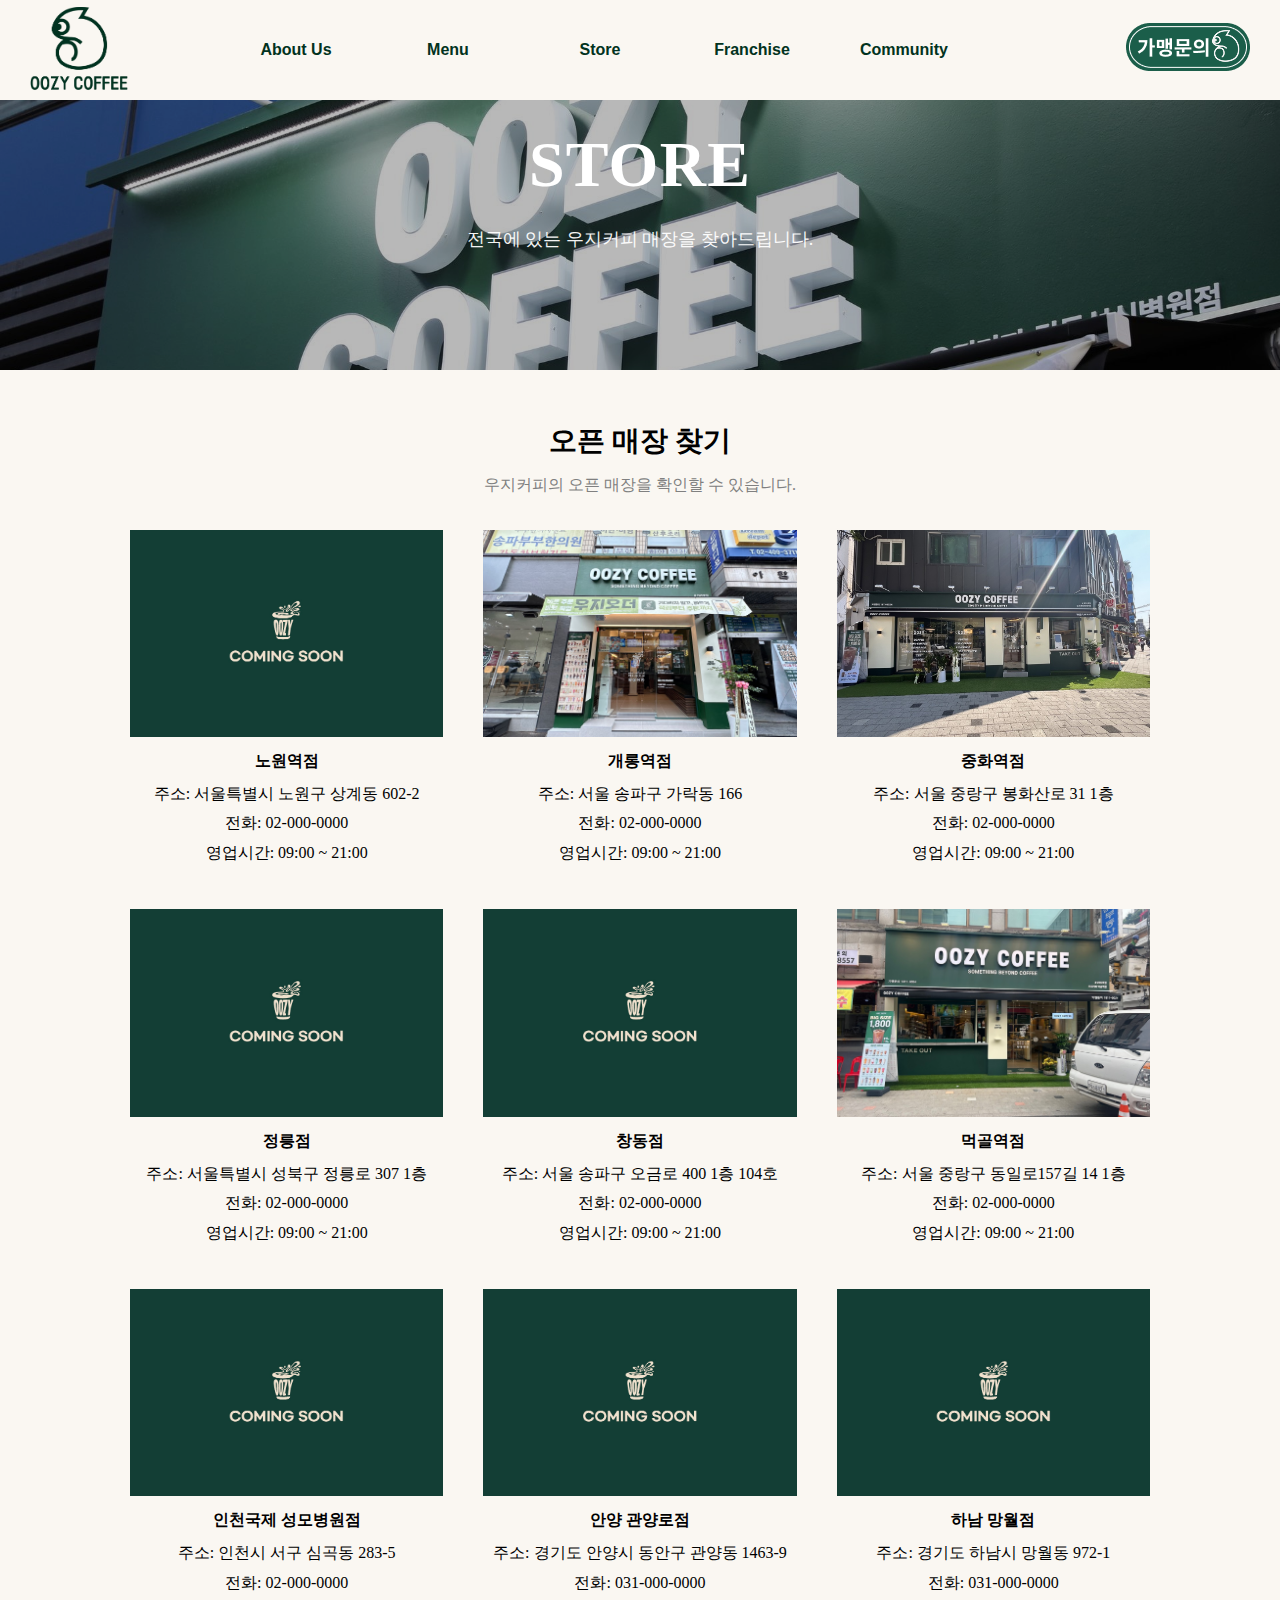
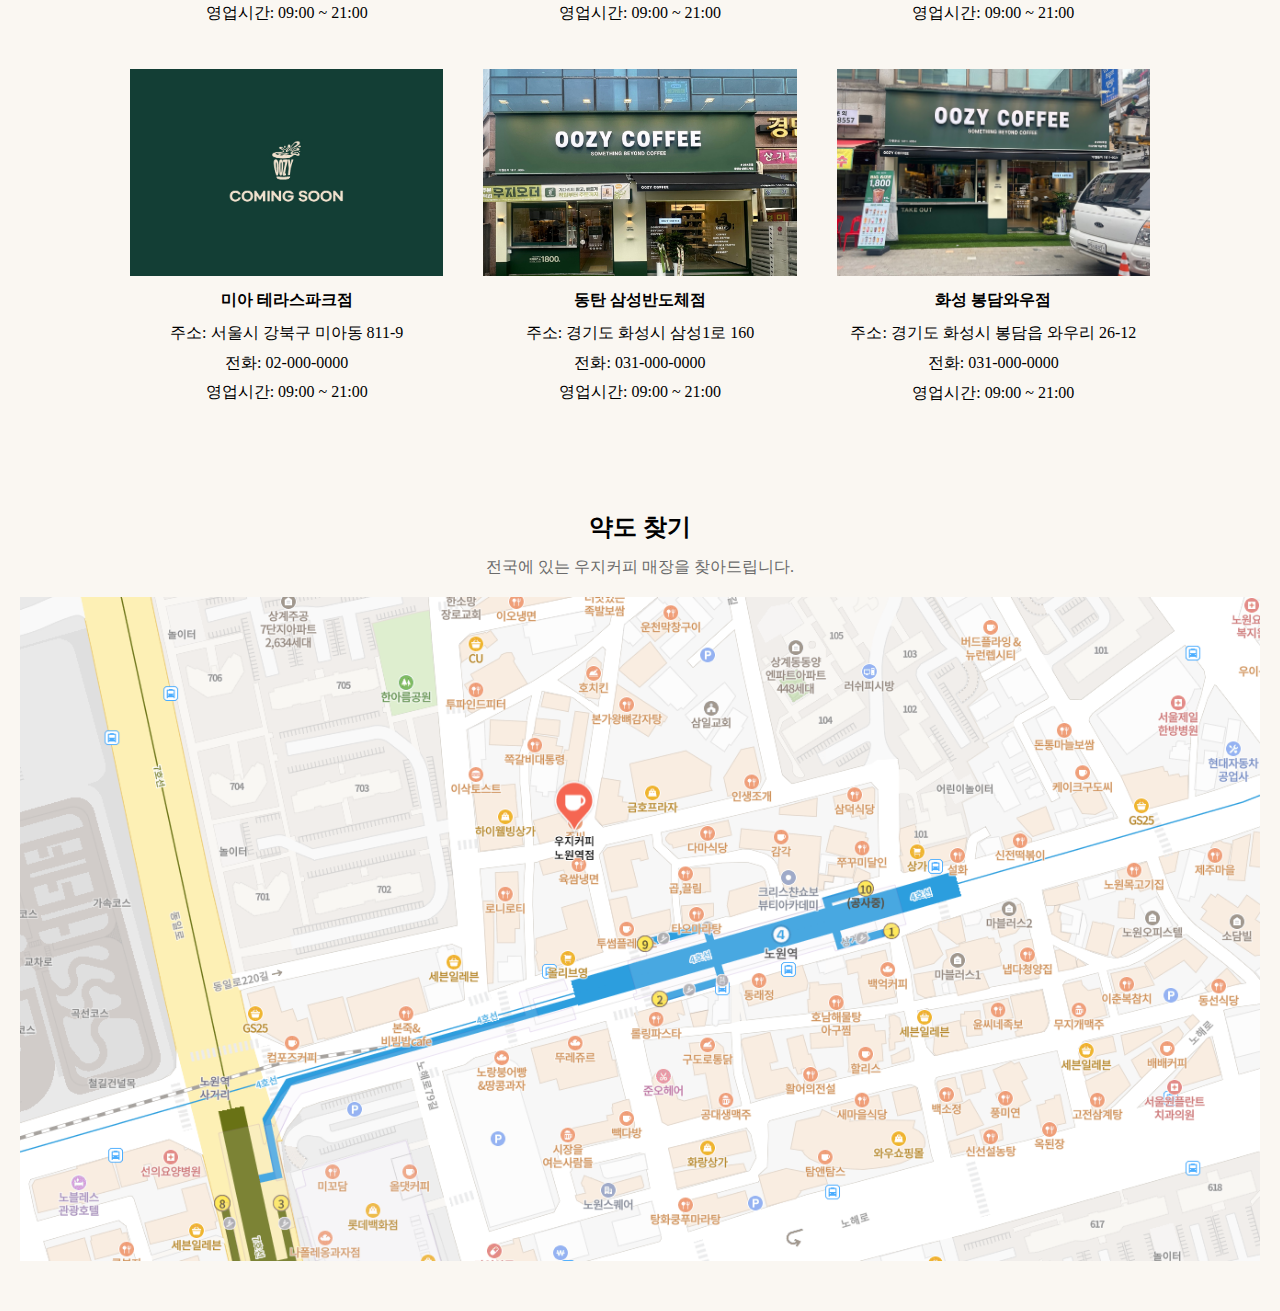
<file: html/finding-store.html>
<!DOCTYPE html>
<html lang="ko">
<head>
    <meta charset="UTF-8">
    <meta name="viewport" content="width=device-width, initial-scale=1.0">
    <link rel="stylesheet" href="../css/reset.css">
    <link rel="stylesheet" href="../css/header.css">
    <link rel="stylesheet" href="../css/finding-store.css">
    <link rel="icon" href="./../img/Header/Logo.png" type="image/png">
    <title>OOZY 매장찾기</title>
</head>
<body>
     <header>
        <h1 class="h_logo">
            <a href="./../index.html">
                <img src="./../img/Header/Logo.png" alt="headerLogo">
            </a>
        </h1>
        <nav class="h_nav">
            <ul>
                <li>
                    <a href="#">
                        About Us
                    </a>
                    <ul class="h_sub_nav">
                        <li>
                            <a href="./OzzyCoffee.html">
                                OOzy Coffee
                            </a>
                        </li>
                    </ul>
                </li>
                <li>
                    <a href="#">
                        Menu
                    </a>
                    <ul class="h_sub_nav">
                        <li>
                            <a href="./newbest.html">
                                New & Best
                            </a>
                        </li>
                        <li>
                            <a href="./coffee.html">
                                Drink
                            </a>
                        </li>
                    </ul>
                </li>
                <li>
                    <a href="#">
                        Store
                    </a>
                    <ul class="h_sub_nav">
                        <li>
                            <a href="./finding-store.html">
                                매장 찾기
                            </a>
                        </li>
                        <li>
                            <a href="./directions.html">
                                오시는 길
                            </a>
                        </li>
                    </ul>
                </li>
                <li>
                    <a href="#">
                        Franchise
                    </a>
                    <ul class="h_sub_nav">
                        <li>
                            <a href="./brand_competitiveness.html">
                                브랜드 경쟁력
                            </a>
                        </li>
                        <li>
                            <a href="./franchiseInquiry.html">
                                가맹 문의
                            </a>
                        </li>
                    </ul>
                </li>
                <li>
                    <a href="#">
                        Community
                    </a>
                    <ul class="h_sub_nav">
                        <li>
                            <a href="./News.html">
                                보도자료
                            </a>
                        </li>
                        <li>
                            <a href="./notice.html">
                                공지사항
                            </a>
                        </li>
                        <li>
                            <a href="./service_center.html">
                                고객상담
                            </a>
                        </li>
                    </ul>
                </li>
            </ul>
            <div class="h_sub_bg"></div>
        </nav>

        <div class="h_btn">
            <div><a href="./franchiseInquiry.html"><img src="./../img/Header/header_btn.png" alt=""></a></div>
            <div class="h_btn_menu"><img src="./../img/Header/icon-menu.png" alt=""></div>
        </div>

        <div class="h_overlay"></div>

        <nav class="h_side_nav">
            <div class="h_side_nav_icon">
                <div><img src="./../img/Header/Logo.png" alt=""></div>
                <div class="h_side_btn_sec"><img src="./../img/Header/icon-esc.png" alt=""></div>
            </div>

            <ul class="h_side_nav_wrap">
                <li>
                    About Us
                    <ul class="h_side_nav_wrap_sub">
                        <li>
                            <a href="./OzzyCoffee.html">
                                OOzy Coffee
                            </a>
                        </li>
                    </ul>
                </li>
                <li>
                    Menu
                    <ul class="h_side_nav_wrap_sub">
                        <li>
                            <a href="./newbest.html">
                                New & Best
                            </a>
                        </li>
                        <li>
                            <a href="./coffee.html">
                                Drink
                            </a>
                        </li>
                    </ul>
                </li>
                <li>
                    store
                    <ul class="h_side_nav_wrap_sub">
                        <li>
                            <a href="./finding-store.html">
                                매장 찾기
                            </a>
                        </li>
                        <li>
                            <a href="./directions.html">
                                오시는 길
                            </a>
                        </li>
                    </ul>
                </li>
                <li>
                    Franchise
                    <ul class="h_side_nav_wrap_sub">
                        <li>
                            <a href="./brand_competitiveness.html">
                                브랜드 경쟁력
                            </a>
                        </li>
                        <li>
                            <a href="./franchiseInquiry.html">
                                가맹 문의
                            </a>
                        </li>
                    </ul>
                </li>
                <li>
                    Community
                    <ul class="h_side_nav_wrap_sub">
                        <li>
                            <a href="./News.html">
                                보도자료
                            </a>
                        </li>
                        <li>
                            <a href="./notice.html">
                                공지사항
                            </a>
                        </li>
                        <li>
                            <a href="./service_center.html">
                                고객상담
                            </a>
                        </li>
                    </ul>
                </li>
            </ul>
        </nav>
    </header>
    <main>
<!-- 배너 -->
<section class="store-banner">
  <img src="../img/finding-store_img/Finding_Store-banner.jpg" alt="매장 배너">
  <div class="banner-caption">
    <h1>STORE</h1>
    <p>전국에 있는 우지커피 매장을 찾아드립니다.</p>
  </div>
</section>

<!-- 오픈 매장 찾기 -->
<section class="store-list">
  <h2>오픈 매장 찾기</h2>
  <p>우지커피의 오픈 매장을 확인할 수 있습니다.</p>

  <div class="store-grid">
    <!-- 1 -->
    <div class="store-card">
      <img src="../img/finding-store_img/coming_soon.jpg" alt="노원역점" loading="lazy">
      <h3>노원역점</h3>
      <p>주소: 서울특별시 노원구 상계동 602-2</p>
      <p>전화: 02-000-0000</p>
      <p>영업시간: 09:00 ~ 21:00</p>
    </div>

    <!-- 2 -->
    <div class="store-card">
      <img src="../img/finding-store_img/Gaerong_Station.jpg" alt="개롱역점" loading="lazy">
      <h3>개롱역점</h3>
      <p>주소: 서울 송파구 가락동 166</p>
      <p>전화: 02-000-0000</p>
      <p>영업시간: 09:00 ~ 21:00</p>
    </div>

    <!-- 3 -->
    <div class="store-card">
      <img src="../img/finding-store_img/Junghwa_station.jpg" alt="중화역점" loading="lazy">
      <h3>중화역점</h3>
      <p>주소: 서울 중랑구 봉화산로 31 1층</p>
      <p>전화: 02-000-0000</p>
      <p>영업시간: 09:00 ~ 21:00</p>
    </div>

    <!-- 4 -->
    <div class="store-card">
      <img src="../img/finding-store_img/coming_soon.jpg" alt="정릉점" loading="lazy">
      <h3>정릉점</h3>
      <p>주소: 서울특별시 성북구 정릉로 307 1층</p>
      <p>전화: 02-000-0000</p>
      <p>영업시간: 09:00 ~ 21:00</p>
    </div>

    <!-- 5 -->
    <div class="store-card">
      <img src="../img/finding-store_img/coming_soon.jpg" alt="창동점" loading="lazy">
      <h3>창동점</h3>
      <p>주소: 서울 송파구 오금로 400 1층 104호</p>
      <p>전화: 02-000-0000</p>
      <p>영업시간: 09:00 ~ 21:00</p>
    </div>

    <!-- 6 -->
    <div class="store-card">
      <img src="../img/finding-store_img/Mukgol_Station.jpg" alt="먹골역점" loading="lazy">
      <h3>먹골역점</h3>
      <p>주소: 서울 중랑구 동일로157길 14 1층</p>
      <p>전화: 02-000-0000</p>
      <p>영업시간: 09:00 ~ 21:00</p>
    </div>

    <!-- 7 -->
    <div class="store-card">
      <img src="../img/finding-store_img/coming_soon.jpg" alt="인천국제 성모병원점" loading="lazy">
      <h3>인천국제 성모병원점</h3>
      <p>주소: 인천시 서구 심곡동 283-5</p>
      <p>전화: 02-000-0000</p>
      <p>영업시간: 09:00 ~ 21:00</p>
    </div>

    <!-- 8 -->
    <div class="store-card">
      <img src="../img/finding-store_img/coming_soon.jpg" alt="안양 관양로점" loading="lazy">
      <h3>안양 관양로점</h3>
      <p>주소: 경기도 안양시 동안구 관양동 1463-9</p>
      <p>전화: 031-000-0000</p>
      <p>영업시간: 09:00 ~ 21:00</p>
    </div>

    <!-- 9 -->
    <div class="store-card">
      <img src="../img/finding-store_img/coming_soon.jpg" alt="하남 망월점" loading="lazy">
      <h3>하남 망월점</h3>
      <p>주소: 경기도 하남시 망월동 972-1</p>
      <p>전화: 031-000-0000</p>
      <p>영업시간: 09:00 ~ 21:00</p>
    </div>

    <!-- 10 -->
    <div class="store-card">
      <img src="../img/finding-store_img/coming_soon.jpg" alt="미아 테라스파크점" loading="lazy">
      <h3>미아 테라스파크점</h3>
      <p>주소: 서울시 강북구 미아동 811-9</p>
      <p>전화: 02-000-0000</p>
      <p>영업시간: 09:00 ~ 21:00</p>
    </div>

    <!-- 11 -->
    <div class="store-card">
      <img src="../img/finding-store_img/dongtan_sansung.jpg" alt="동탄 삼성반도체점" loading="lazy">
      <h3>동탄 삼성반도체점</h3>
      <p>주소: 경기도 화성시 삼성1로 160</p>
      <p>전화: 031-000-0000</p>
      <p>영업시간: 09:00 ~ 21:00</p>
    </div>

    <!-- 12 -->
    <div class="store-card">
      <img src="../img/finding-store_img/Bongdam_Wow.jpg" alt="화성 봉담와우점" loading="lazy">
      <h3>화성 봉담와우점</h3>
      <p>주소: 경기도 화성시 봉담읍 와우리 26-12</p>
      <p>전화: 031-000-0000</p>
      <p>영업시간: 09:00 ~ 21:00</p>
    </div>
  </div>

  <!-- 태블릿/모바일 전용 더보기 버튼 (데스크탑은 CSS로 숨김) -->
  <div class="more-wrap">
    <button id="moreBtn" type="button">더보기</button>
  </div>
</section>

<!-- 지도 -->
<section class="store-map">
  <h2>약도 찾기</h2>
  <p>전국에 있는 우지커피 매장을 찾아드립니다.</p>
  <div class="store-map-inner">
    <figure>
    <img src="../img/finding-store_img/nowon-map.png" alt="OOZY Coffee 노원역점 위치">
    </figure>
    </div>
    </section>
        
    </main>
    <script src="https://ajax.googleapis.com/ajax/libs/jquery/3.7.1/jquery.min.js"></script>
    <script src="../js/header_script.js"></script>
    <script src="../js/finding-store.js"></script>
</body>
</html>
</file>
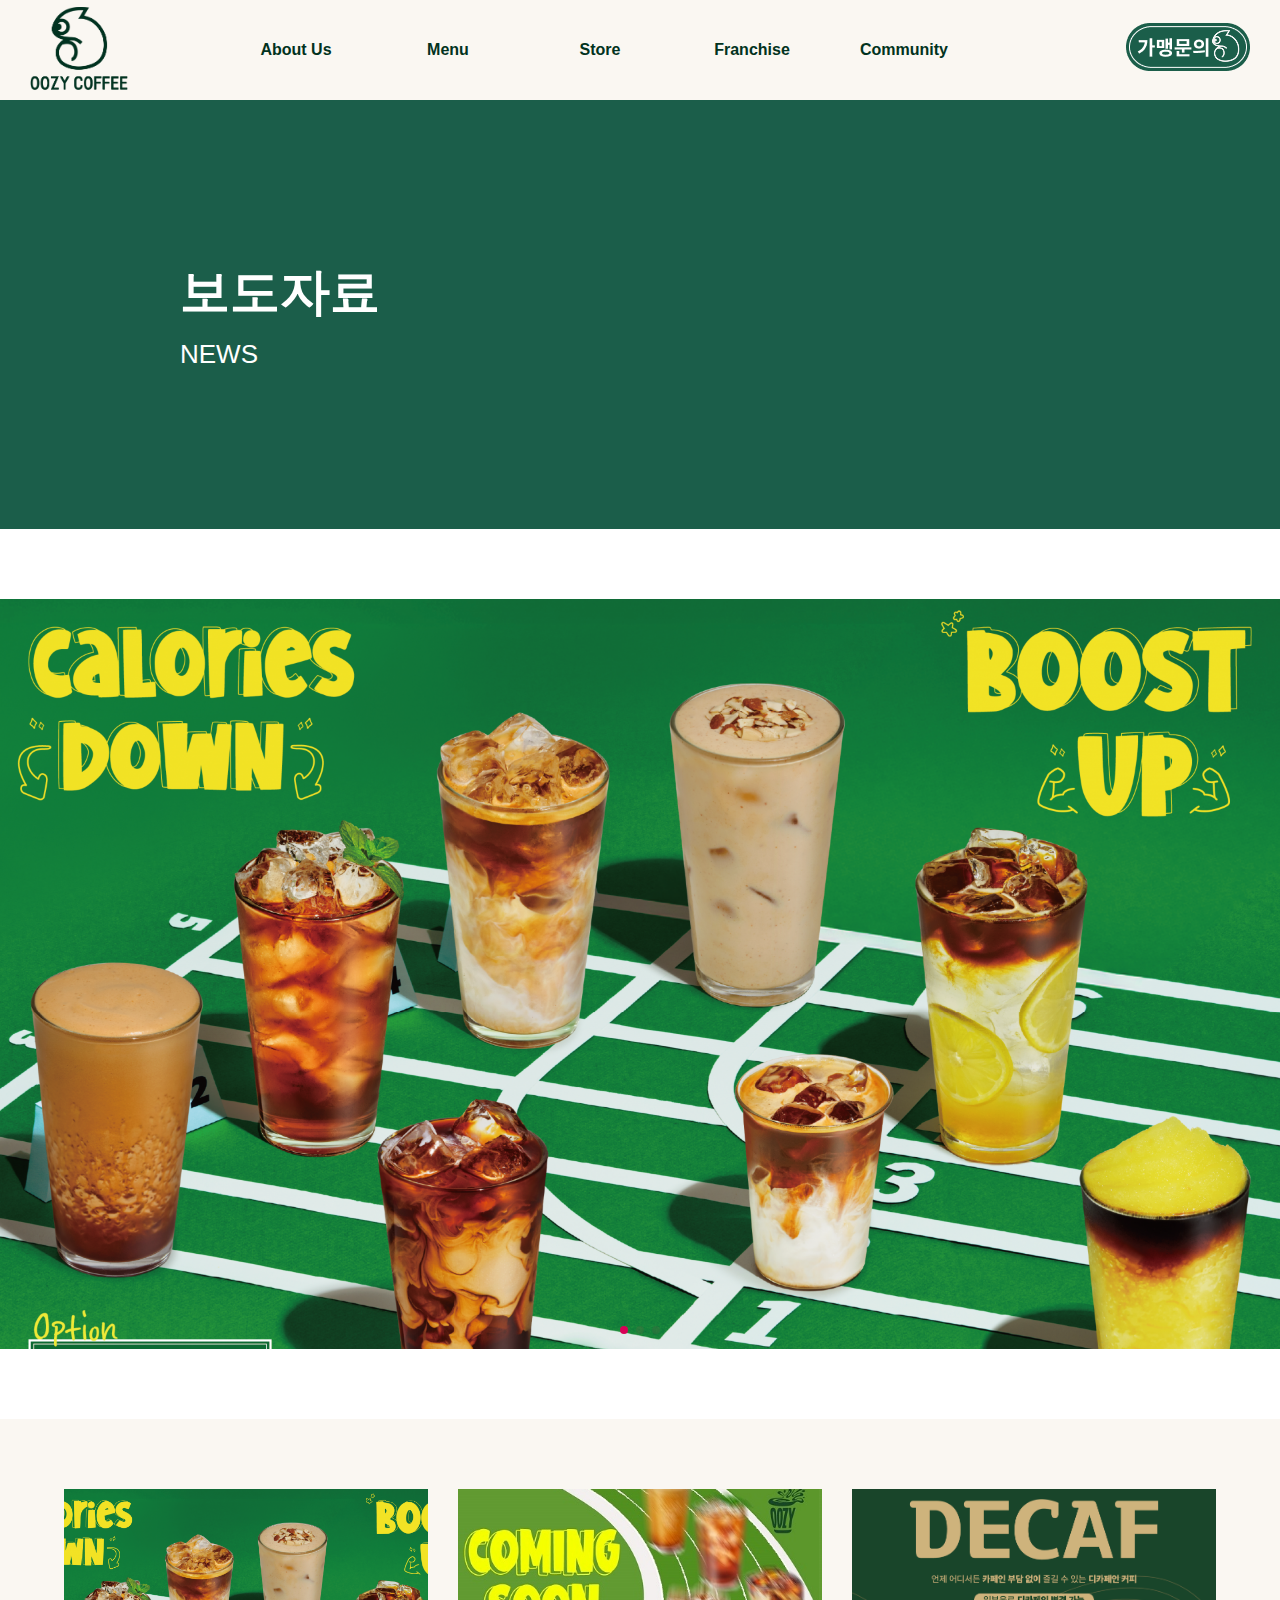
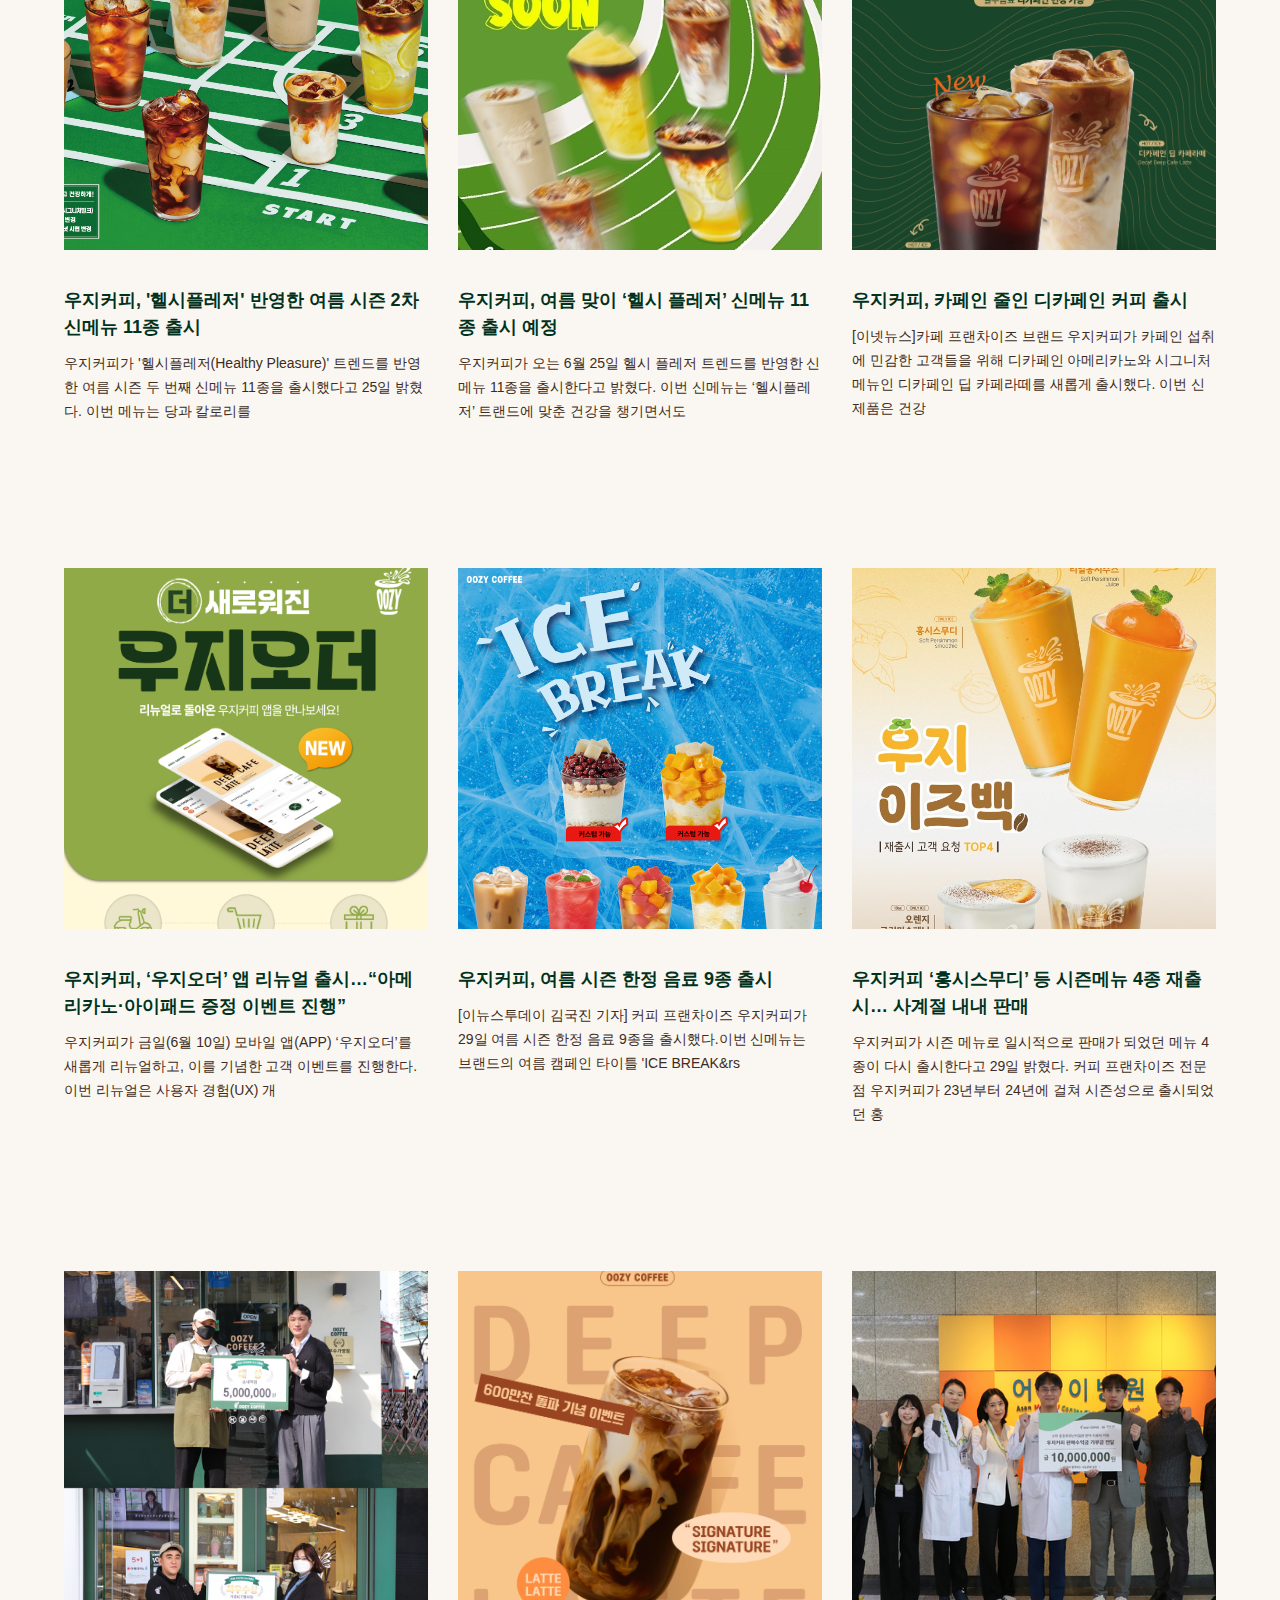
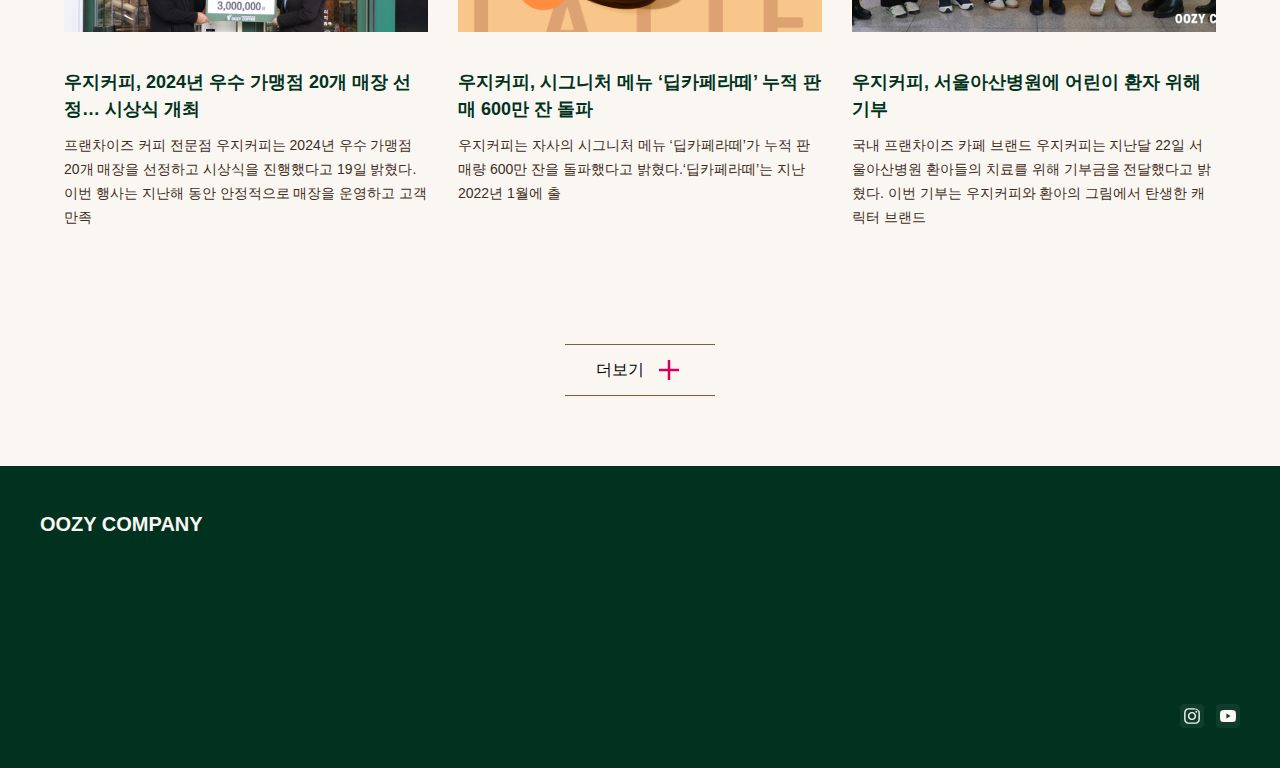
<file: html/News.html>
<!DOCTYPE html>
<html lang="ko">

<head>
    <meta charset="UTF-8">
    <meta name="viewport" content="width=device-width, initial-scale=1.0">
    <link rel="icon" href="./../img/Header/Logo.png" type="image/png">
    <link rel="stylesheet" href="./../css/reset.css">
    <link rel="stylesheet" href="./../css/header.css">
    <link rel="stylesheet" href="./../css/footer.css">
    <link rel="stylesheet" href="./../css/News.css">
    <link rel="stylesheet" href="https://cdn.jsdelivr.net/npm/swiper@11/swiper-bundle.min.css" />
    <link rel="icon" href="./../img/Header/Logo.png" type="image/png">  
    <title>OOZY News</title>
</head>
<body>
       <header>
        <h1 class="h_logo">
            <a href="./../index.html">
                <img src="./../img/Header/Logo.png" alt="headerLogo">
            </a>
        </h1>
        <nav class="h_nav">
            <ul>
                <li>
                    <a href="#">
                        About Us
                    </a>
                    <ul class="h_sub_nav">
                        <li>
                            <a href="./OzzyCoffee.html">
                                OOzy Coffee
                            </a>
                        </li>
                    </ul>
                </li>
                <li>
                    <a href="#">
                        Menu
                    </a>
                    <ul class="h_sub_nav">
                        <li>
                            <a href="./newbest.html">
                                New & Best
                            </a>
                        </li>
                        <li>
                            <a href="./coffee.html">
                                Drink
                            </a>
                        </li>
                    </ul>
                </li>
                <li>
                    <a href="#">
                        Store
                    </a>
                    <ul class="h_sub_nav">
                        <li>
                            <a href="./finding-store.html">
                                매장 찾기
                            </a>
                        </li>
                        <li>
                            <a href="./directions.html">
                                오시는 길
                            </a>
                        </li>
                    </ul>
                </li>
                <li>
                    <a href="#">
                        Franchise
                    </a>
                    <ul class="h_sub_nav">
                        <li>
                            <a href="./brand_competitiveness.html">
                                브랜드 경쟁력
                            </a>
                        </li>
                        <li>
                            <a href="./franchiseInquiry.html">
                                가맹 문의
                            </a>
                        </li>
                    </ul>
                </li>
                <li>
                    <a href="#">
                        Community
                    </a>
                    <ul class="h_sub_nav">
                        <li>
                            <a href="./News.html">
                                보도자료
                            </a>
                        </li>
                        <li>
                            <a href="./notice.html">
                                공지사항
                            </a>
                        </li>
                        <li>
                            <a href="./service_center.html">
                                고객상담
                            </a>
                        </li>
                    </ul>
                </li>
            </ul>
            <div class="h_sub_bg"></div>
        </nav>

        <div class="h_btn">
            <div><a href="./franchiseInquiry.html"><img src="./../img/Header/header_btn.png" alt=""></a></div>
            <div class="h_btn_menu"><img src="./../img/Header/icon-menu.png" alt=""></div>
        </div>

        <div class="h_overlay"></div>

        <nav class="h_side_nav">
            <div class="h_side_nav_icon">
                <div><img src="./../img/Header/Logo.png" alt=""></div>
                <div class="h_side_btn_sec"><img src="./../img/Header/icon-esc.png" alt=""></div>
            </div>

            <ul class="h_side_nav_wrap">
                <li>
                    About Us
                    <ul class="h_side_nav_wrap_sub">
                        <li>
                            <a href="./OzzyCoffee.html">
                                OOzy Coffee
                            </a>
                        </li>
                    </ul>
                </li>
                <li>
                    Menu
                    <ul class="h_side_nav_wrap_sub">
                        <li>
                            <a href="./newbest.html">
                                New & Best
                            </a>
                        </li>
                        <li>
                            <a href="./coffee.html">
                                Drink
                            </a>
                        </li>
                    </ul>
                </li>
                <li>
                    store
                    <ul class="h_side_nav_wrap_sub">
                        <li>
                            <a href="./finding-store.html">
                                매장 찾기
                            </a>
                        </li>
                        <li>
                            <a href="./directions.html">
                                오시는 길
                            </a>
                        </li>
                    </ul>
                </li>
                <li>
                    Franchise
                    <ul class="h_side_nav_wrap_sub">
                        <li>
                            <a href="./brand_competitiveness.html">
                                브랜드 경쟁력
                            </a>
                        </li>
                        <li>
                            <a href="./franchiseInquiry.html">
                                가맹 문의
                            </a>
                        </li>
                    </ul>
                </li>
                <li>
                    Community
                    <ul class="h_side_nav_wrap_sub">
                        <li>
                            <a href="./News.html">
                                보도자료
                            </a>
                        </li>
                        <li>
                            <a href="./notice.html">
                                공지사항
                            </a>
                        </li>
                        <li>
                            <a href="./service_center.html">
                                고객상담
                            </a>
                        </li>
                    </ul>
                </li>
            </ul>
        </nav>
    </header>
    <main>
        <section class="sec1_main_tit">
            <article>
                <h1>보도자료</h1>
                <h4>NEWS</h4>
            </article>
        </section>
        <section class="sec2_main_slide">
            <article class="swiper sec2_main_slide_wrap">
                <div class="swiper-wrapper">
                    <div class="swiper-slide">
                        <a href="">
                            <img src="./../img/News/list_1.png" alt="">
                        </a>
                    </div>
                    <div class="swiper-slide">
                        <a href="">
                            <img src="./../img/News/list_2.jpg" alt="">
                        </a>
                    </div>
                    <div class="swiper-slide slide_img_third">
                        <a href="">
                            <img src="./../img/News/list_3.jpg" alt="">
                        </a>
                    </div>
                </div>
                <div class="swiper-pagination"></div>
            </article>
        </section>
        <section class="sec3_arti_wrap">
            <article class="sec3_arti">
                <figure>
                    <div class="sec3_arti_img">
                        <a href="">
                            <img src="./../img/News/list_1.png" alt="">
                        </a>
                    </div>
                    <figcaption>
                        <h4>
                            <a href="">
                                우지커피, '헬시플레저' 반영한 여름 시즌 2차 신메뉴 11종 출시
                            </a>
                        </h4>
                        <p>
                            <a href="">
                                우지커피가 '헬시플레저(Healthy Pleasure)' 트렌드를 반영한 여름 시즌 두 번째 신메뉴 11종을 출시했다고 25일 밝혔다. 이번 메뉴는 당과
                                칼로리를
                            </a>
                        </p>
                    </figcaption>
                </figure>
                <figure>
                    <div class="sec3_arti_img">
                        <a href="">
                            <img src="./../img/News/list_2.jpg" alt="">
                        </a>
                    </div>
                    <figcaption>
                        <h4>
                            <a href="">
                                우지커피, 여름 맞이 ‘헬시 플레저’ 신메뉴 11종 출시 예정
                            </a>
                        </h4>
                        <p>
                            <a href="">
                                우지커피가 오는 6월 25일 헬시 플레저 트렌드를 반영한 신메뉴 11종을 출시한다고 밝혔다. 이번 신메뉴는 ‘헬시플레저’ 트랜드에 맞춘 건강을 챙기면서도
                            </a>
                        </p>
                    </figcaption>
                </figure>
                <figure>
                    <div class="sec3_arti_img">
                        <a href="">
                            <img src="./../img/News/list_3.jpg" alt="">
                        </a>
                    </div>
                    <figcaption>
                        <h4>
                            <a href="">
                                우지커피, 카페인 줄인 디카페인 커피 출시
                            </a>
                        </h4>
                        <p>
                            <a href="">
                                [이넷뉴스]카페 프랜차이즈 브랜드 우지커피가 카페인 섭취에 민감한 고객들을 위해 디카페인 아메리카노와 시그니처 메뉴인 디카페인 딥 카페라떼를 새롭게 출시했다.
                                이번 신제품은 건강
                            </a>
                        </p>
                    </figcaption>
                </figure>
                <figure>
                    <div class="sec3_arti_img">
                        <a href="">
                            <img src="./../img/News/list_4.png" alt="">
                        </a>
                    </div>
                    <figcaption>
                        <h4>
                            <a href="">
                                우지커피, ‘우지오더’ 앱 리뉴얼 출시…“아메리카노·아이패드 증정 이벤트 진행”
                            </a>
                        </h4>
                        <p>
                            <a href="">
                                우지커피가 금일(6월 10일) 모바일 앱(APP) ‘우지오더’를 새롭게 리뉴얼하고, 이를 기념한 고객 이벤트를 진행한다.이번 리뉴얼은 사용자 경험(UX) 개
                            </a>
                        </p>
                    </figcaption>
                </figure>
                <figure>
                    <div class="sec3_arti_img">
                        <a href="">
                            <img src="./../img/News/list_5.png" alt="">
                        </a>
                    </div>
                    <figcaption>
                        <h4>
                            <a href="">
                                우지커피, 여름 시즌 한정 음료 9종 출시
                            </a>
                        </h4>
                        <p>
                            <a href="">[이뉴스투데이 김국진 기자] 커피 프랜차이즈 우지커피가 29일 여름 시즌 한정 음료 9종을 출시했다.이번 신메뉴는 브랜드의 여름 캠페인 타이틀
                                'ICE BREAK&rs
                            </a>
                        </p>
                    </figcaption>
                </figure>
                <figure class="displayNone_mob">
                    <div class="sec3_arti_img">
                        <a href="">
                            <img src="./../img/News/list_6.jpg" alt="">
                        </a>
                    </div>
                    <figcaption>
                        <h4>
                            <a href="">
                                우지커피 ‘홍시스무디’ 등 시즌메뉴 4종 재출시… 사계절 내내 판매
                            </a>
                        </h4>
                        <p>
                            <a href="">
                                우지커피가 시즌 메뉴로 일시적으로 판매가 되었던 메뉴 4종이 다시 출시한다고 29일 밝혔다. 커피 프랜차이즈 전문점 우지커피가 23년부터 24년에 걸쳐
                                시즌성으로 출시되었던 홍
                            </a>
                        </p>
                    </figcaption>
                </figure>
                <figure class="displayNone_mob">
                    <div class="sec3_arti_img">
                        <a href="">
                            <img src="./../img/News/list_7.png" alt="">
                        </a>
                    </div>
                    <figcaption>
                        <h4>
                            <a href="">
                                우지커피, 2024년 우수 가맹점 20개 매장 선정… 시상식 개최
                            </a>
                        </h4>
                        <p>
                            <a href="">
                                프랜차이즈 커피 전문점 우지커피는 2024년 우수 가맹점 20개 매장을 선정하고 시상식을 진행했다고 19일 밝혔다. 이번 행사는 지난해 동안 안정적으로 매장을
                                운영하고 고객 만족
                            </a>
                        </p>
                    </figcaption>
                </figure>
                <figure class="displayNone_mob">
                    <div class="sec3_arti_img">
                        <a href="">
                            <img src="./../img/News/list_8.jpg" alt="">
                        </a>
                    </div>
                    <figcaption>
                        <h4>
                            <a href="">
                                우지커피, 시그니처 메뉴 ‘딥카페라떼’ 누적 판매 600만 잔 돌파
                            </a>
                        </h4>
                        <p>
                            <a href="">
                                우지커피는 자사의 시그니처 메뉴 ‘딥카페라떼’가 누적 판매량 600만 잔을 돌파했다고 밝혔다.‘딥카페라떼’는 지난 2022년 1월에 출
                            </a>
                        </p>
                    </figcaption>
                </figure>
                <figure class="displayNone_tab displayNone_mob">
                    <div class="sec3_arti_img">
                        <a href="">
                            <img src="./../img/News/list_9.jpg" alt="">
                        </a>
                    </div>
                    <figcaption>
                        <h4>
                            <a href="">
                                우지커피, 서울아산병원에 어린이 환자 위해 기부
                            </a>
                        </h4>
                        <p>
                            <a href="">
                                국내 프랜차이즈 카페 브랜드 우지커피는 지난달 22일 서울아산병원 환아들의 치료를 위해 기부금을 전달했다고 밝혔다. 이번 기부는 우지커피와 환아의 그림에서
                                탄생한 캐릭터 브랜드
                            </a>
                        </p>
                    </figcaption>
                </figure>
            </article>
            <article class="sec3_plus_btn">
                <div>
                    <a href="">
                        <p>더보기</p>
                        <div>
                            <img src="./../img/News/icon-plus.png" alt="">
                        </div>
                    </a>
                </div>
            </article>
        </section>
    </main>

            <!-- Top Button -->
    <a href="#" class="top_btn" id="topBtn"><img src="./../img/footer_img/icon_top.png" alt=""></a>

    <footer class="footer">
        <div class="footer-inner">
            <div class="footer-left">
                <h3 class="footer-title">OOZY COMPANY</h3>
                <div class="footer-info">
                    <p class="fade-up"><strong>법인명 :</strong> (주)우지컴퍼니 | <strong>대표자 :</strong> 최희주</p>
                    <p class="fade-up"><strong>소재지 :</strong> 서울특별시 성동구 아차산로 7(성수동 1가) </p>
                    <p class="fade-up"><strong>사업자등록번호 :</strong> 509-81-07187</p>
                    <p class="fade-up"><strong>대표번호 :</strong> 1588-1588 &nbsp; | &nbsp; <strong>FAX :</strong>
                        02-943-4735</p>
                    <p class="footer-copy fade-up">Copyright ⓒ 2025 우지커피(OOZYCOFFEE) All rights reserved.</p>
                </div>
            </div>

            <div class="footer-right">
                <ul class="footer-menu">
                    <li class="fade-up"><a href="#" class="open-modal" data-target="termsModal">이용약관</a></li>
                    <li class="fade-up"><a href="#" class="open-modal" data-target="privacyModal">개인정보처리방침</a></li>
                </ul>

                <div class="footer-sns">
                    <a href="https://www.instagram.com/oozy.coffee_official/" target="_blank" title="Instagram">
                        <svg width="16" height="16" viewBox="0 0 512 512" fill="none">
                            <path
                                d="M256 49.5c67.3 0 75.2.3 101.8 1.5 24.6 1.1 37.9 5.2 46.8 8.7 11.8 4.6 20.2 10 29 18.8s14.3 17.2 18.8 29c3.4 8.9 7.6 22.2 8.7 46.8 1.2 26.6 1.5 34.5 1.5 101.8s-.3 75.2-1.5 101.8c-1.1 24.6-5.2 37.9-8.7 46.8-4.6 11.8-10 20.2-18.8 29s-17.2 14.3-29 18.8c-8.9 3.4-22.2 7.6-46.8 8.7-26.6 1.2-34.5 1.5-101.8 1.5s-75.2-.3-101.8-1.5c-24.6-1.1-37.9-5.2-46.8-8.7-11.8-4.6-20.2-10-29-18.8s-14.3-17.2-18.8-29c-3.4-8.9-7.6-22.2-8.7-46.8-1.2-26.6-1.5-34.5-1.5-101.8s.3-75.2 1.5-101.8c1.1-24.6 5.2-37.9 8.7-46.8 4.6-11.8 10-20.2 18.8-29s17.2-14.3 29-18.8c8.9-3.4 22.2-7.6 46.8-8.7 26.6-1.2 34.5-1.5 101.8-1.5m0-45.4c-68.4 0-77 .3-103.9 1.5C125.3 6.8 107 11.1 91.4 17.3c-16.6 6.4-30.6 15.1-44.6 29.1-14 14-22.6 28.1-29.1 44.6-6.2 15.6-10.5 33.9-11.7 60.6C4.8 179 4.5 187.6 4.5 256s.3 77 1.5 103.9c1.2 26.7 5.5 45 11.7 60.6 6.4 16.6 15.1 30.6 29.1 44.6 14 14 28.1 22.6 44.6 29.1 15.6 6.2 33.9 10.5 60.6 11.7 26.9 1.2 35.4 1.5 103.9 1.5s77-.3 103.9-1.5c26.7-1.2 45-5.5 60.6-11.7 16.6-6.4 30.6-15.1 44.6-29.1 14-14 22.6-28.1 29.1-44.6 6.2-15.6 10.5-33.9 11.7-60.6 1.2-26.9 1.5-35.4 1.5-103.9s-.3-77-1.5-103.9c-1.2-26.7-5.5-45-11.7-60.6C471.4 82.5 462.7 68.5 448.7 54.5c-14-14-28.1-22.6-44.6-29.1-15.6-6.2-33.9-10.5-60.6-11.7C333 4.8 324.4 4.5 256 4.5z"
                                fill="#FAF7F2" />
                            <path
                                d="M256 124.5c-72.6 0-131.5 58.9-131.5 131.5S183.4 387.5 256 387.5 387.5 328.6 387.5 256 328.6 124.5 256 124.5zm0 216.8c-47.1 0-85.3-38.2-85.3-85.3s38.2-85.3 85.3-85.3 85.3 38.2 85.3 85.3-38.2 85.3-85.3 85.3z"
                                fill="#FAF7F2" />
                            <circle cx="393.5" cy="118.5" r="30.7" fill="#FAF7F2" />
                        </svg>
                    </a>
                    <a href="https://www.youtube.com/@oozycoffee" target="_blank" title="YouTube">
                        <svg width="16" height="16" viewBox="0 0 512 384" fill="none">
                            <path
                                d="M501.3 56.4c-5.9-21.6-23.3-38.6-45.4-44.4C415.9 0 256 0 256 0S96.1 0 56.1 12C34 17.8 16.6 34.8 10.7 56.4 0 96.4 0 192 0 192s0 95.6 10.7 135.6c5.9 21.6 23.3 38.6 45.4 44.4C96.1 384 256 384 256 384s159.9 0 199.9-12c22.1-5.8 39.5-22.8 45.4-44.4C512 287.6 512 192 512 192s0-95.6-10.7-135.6zM205 272V112l133 80-133 80z"
                                fill="#FAF7F2" />
                        </svg>
                    </a>
                </div>
            </div>
        </div>
    </footer>


    <!-- 이용약관 모달 -->
    <div class="footer-modal" id="termsModal">
        <div class="footer-modal-content">
            <button class="footer-modal-close">X</button>
            <h2>이용약관</h2>
            <p>
                <br><br>
                <strong>제1조 (목적)</strong><br>
                이 약관은 (주)우지컴퍼니가 운영하는 우지커피 웹사이트에서 제공하는 모든 서비스의 이용조건 및 절차, 이용자와 당사의 권리, 의무, 책임사항과 기타 필요한 사항을 규정함을 목적으로
                합니다.
                <br><br>
                <strong>제2조 (정의)</strong><br>
                1. "서비스"란 당사가 제공하는 모든 서비스를 의미합니다.<br>
                2. "이용자"란 당사의 서비스에 접속하여 이 약관에 따라 당사가 제공하는 서비스를 받는 회원 및 비회원을 말합니다.<br>
                3. "회원"이라 함은 당사에 개인정보를 제공하여 회원등록을 한 자로서 당사의 정보를 지속적으로 제공받으며 당사가 제공하는 서비스를 계속적으로 이용할 수 있는 자를 말합니다.
                <br><br>
                <strong>제3조 (약관의 공시 및 효력과 변경)</strong><br>
                1. 이 약관은 당사 웹사이트에 게시하거나 기타의 방법으로 이용자에게 공지함으로써 효력을 발생합니다.<br>
                2. 당사는 합리적인 사유가 발생할 경우에는 이 약관을 변경할 수 있으며, 약관을 변경하고자 하는 경우에는 적용일자 및 개정사유를 명시하여 현행약관과 함께 당사 웹사이트의 초기화면에 그
                적용일자 7일 이전부터 적용일자 전일까지 공지합니다.
            </p>
        </div>
    </div>

    <!-- 개인정보처리방침 모달 -->
    <div class="footer-modal" id="privacyModal">
        <div class="footer-modal-content">
            <button class="footer-modal-close">X</button>
            <h2>개인정보처리방침</h2>
            <p>
                <br><br>
                <strong>1. 개인정보의 처리목적</strong><br>
                (주)우지컴퍼니는 다음의 목적을 위하여 개인정보를 처리합니다. 처리하고 있는 개인정보는 다음의 목적 이외의 용도로는 이용되지 않으며, 이용 목적이 변경되는 경우에는 개인정보보호법
                제18조에 따라 별도의 동의를 받는 등 필요한 조치를 이행할 예정입니다.
                <br><br>
                가. 홈페이지 회원가입 및 관리<br>
                회원가입의사 확인, 회원제 서비스 제공에 따른 본인 식별·인증, 회원자격 유지·관리, 서비스 부정이용 방지, 만14세 미만 아동 개인정보 수집 시 법정대리인 동의여부 확인, 각종
                고지·통지, 고충처리 목적으로 개인정보를 처리합니다.
                <br><br>
                나. 민원사무 처리<br>
                민원인의 신원 확인, 민원사항 확인, 사실조사를 위한 연락·통지, 처리결과 통보 목적으로 개인정보를 처리합니다.
                <br><br>
                <strong>2. 개인정보의 처리 및 보유기간</strong><br>
                ① (주)우지컴퍼니는 법령에 따른 개인정보 보유·이용기간 또는 정보주체로부터 개인정보를 수집 시에 동의받은 개인정보 보유·이용기간 내에서 개인정보를 처리·보유합니다.
                <br><br>
                ② 각각의 개인정보 처리 및 보유 기간은 다음과 같습니다.<br>
                - 홈페이지 회원가입 및 관리: 3년<br>
                - 계약 또는 청약철회 등에 관한 기록: 5년<br>
                - 대금결제 및 재화 등의 공급에 관한 기록: 5년<br>
                - 소비자의 불만 또는 분쟁처리에 관한 기록: 3년
            </p>
        </div>
    </div>

<script src="https://ajax.googleapis.com/ajax/libs/jquery/3.7.1/jquery.min.js"></script>
<script src="https://cdn.jsdelivr.net/npm/swiper@11/swiper-bundle.min.js"></script>
<script src="./../js/header_script.js"></script>
<script src="./../js/News.js"></script>
<script src="./../js/footer.js"></script>

</body>

</html>
</file>
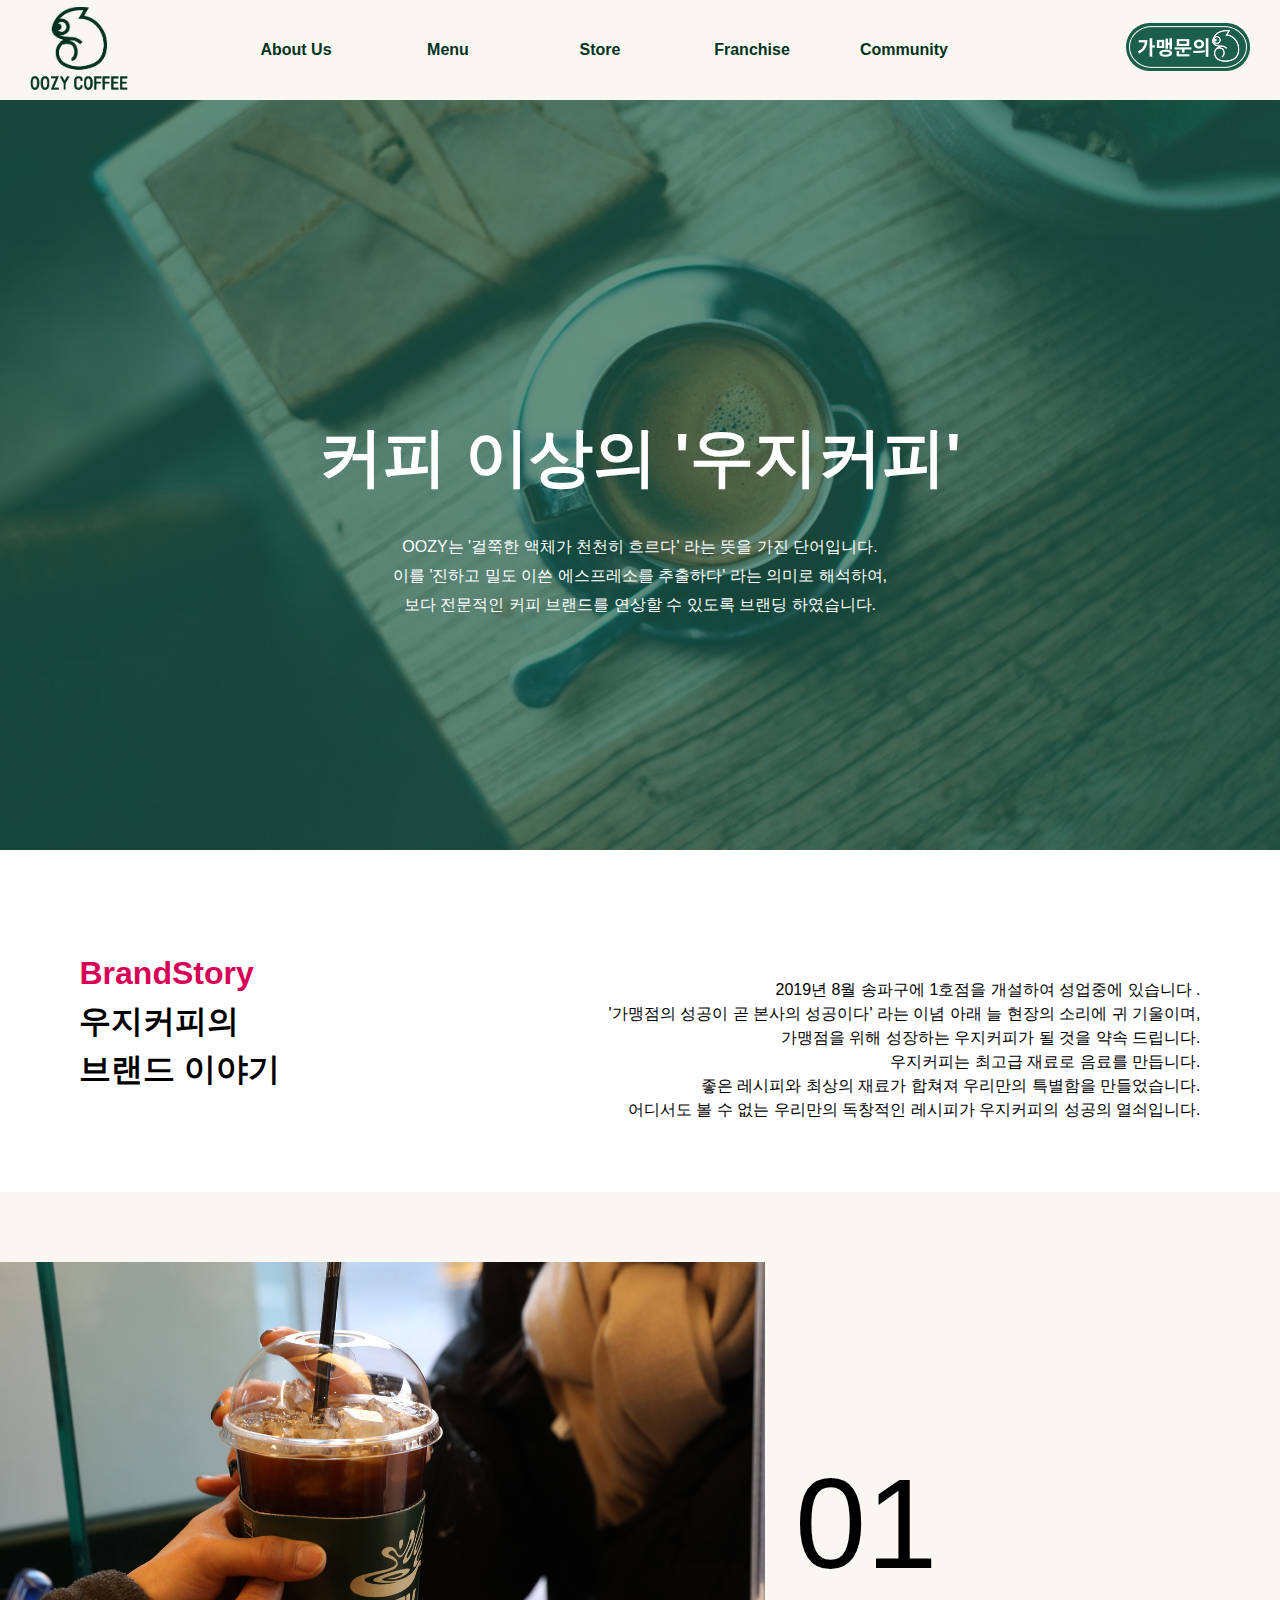
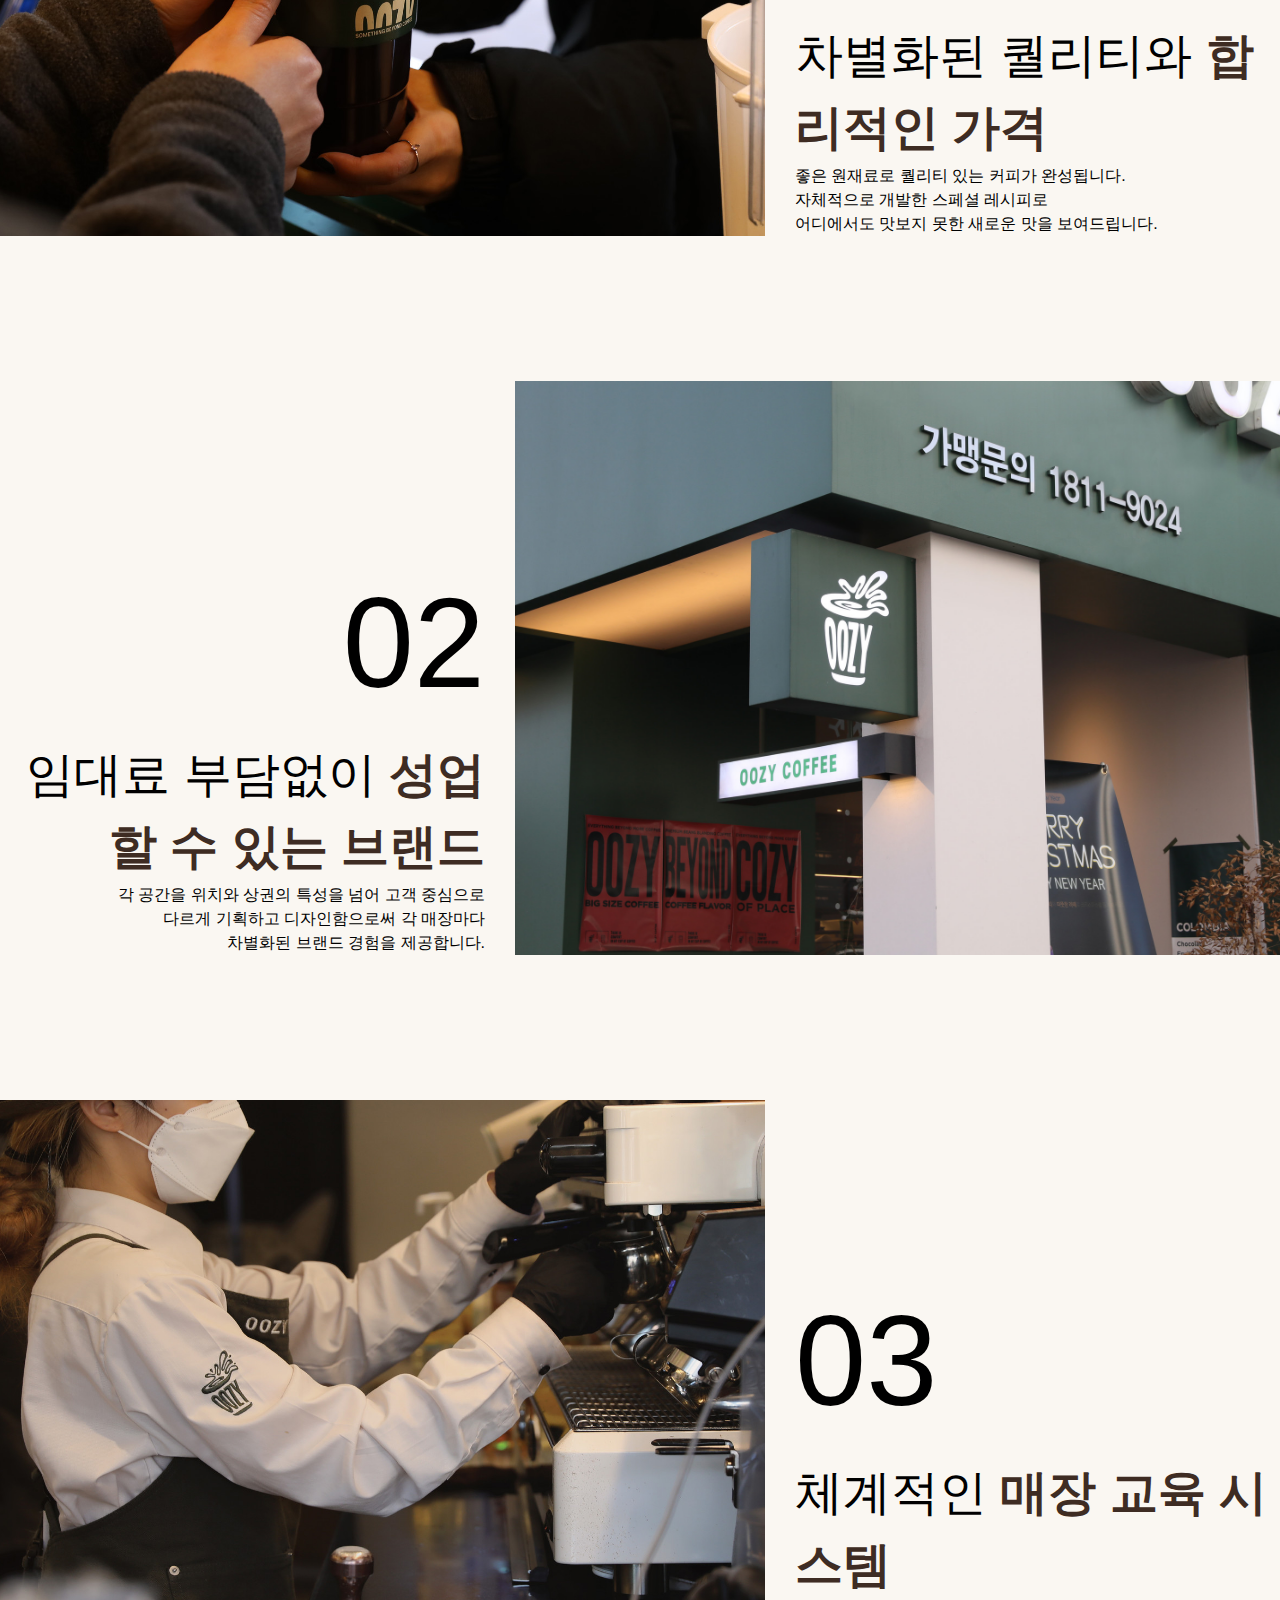
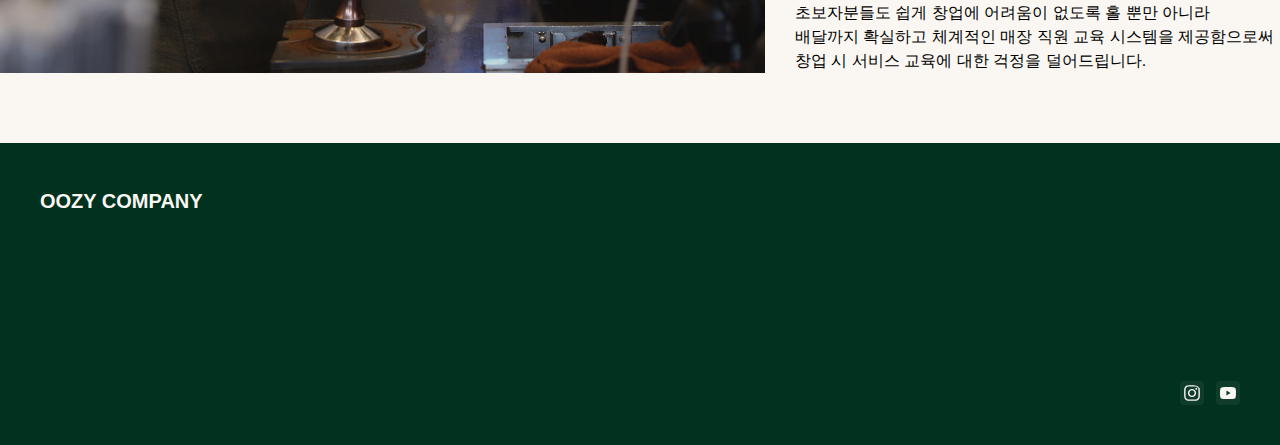
<file: html/OzzyCoffee.html>
<!DOCTYPE html>
<html lang="ko">

<head>
    <meta charset="UTF-8">
    <meta name="viewport" content="width=device-width, initial-scale=1.0">
    <link rel="stylesheet" href="./../css/reset.css">
    <link rel="stylesheet" href="./../css/header.css">
    <link rel="stylesheet" href="./../css/footer.css">
    <link rel="stylesheet" href="./../css/OzzyCoffee.css">
    <link rel="stylesheet" href="https://cdn.jsdelivr.net/npm/swiper@11/swiper-bundle.min.css" /> 
    <link rel="icon" href="./../img/Header/Logo.png" type="image/png">
    <title>OOZY About</title>
</head>
<body>
       <header>
        <h1 class="h_logo">
            <a href="./../index.html">
                <img src="./../img/Header/Logo.png" alt="headerLogo">
            </a>
        </h1>
        <nav class="h_nav">
            <ul>
                <li>
                    <a href="#">
                        About Us
                    </a>
                    <ul class="h_sub_nav">
                        <li>
                            <a href="./OzzyCoffee.html">
                                OOzy Coffee
                            </a>
                        </li>
                    </ul>
                </li>
                <li>
                    <a href="#">
                        Menu
                    </a>
                    <ul class="h_sub_nav">
                        <li>
                            <a href="./newbest.html">
                                New & Best
                            </a>
                        </li>
                        <li>
                            <a href="./coffee.html">
                                Drink
                            </a>
                        </li>
                    </ul>
                </li>
                <li>
                    <a href="#">
                        Store
                    </a>
                    <ul class="h_sub_nav">
                        <li>
                            <a href="./finding-store.html">
                                매장 찾기
                            </a>
                        </li>
                        <li>
                            <a href="./directions.html">
                                오시는 길
                            </a>
                        </li>
                    </ul>
                </li>
                <li>
                    <a href="#">
                        Franchise
                    </a>
                    <ul class="h_sub_nav">
                        <li>
                            <a href="./brand_competitiveness.html">
                                브랜드 경쟁력
                            </a>
                        </li>
                        <li>
                            <a href="./franchiseInquiry.html">
                                가맹 문의
                            </a>
                        </li>
                    </ul>
                </li>
                <li>
                    <a href="#">
                        Community
                    </a>
                    <ul class="h_sub_nav">
                        <li>
                            <a href="./News.html">
                                보도자료
                            </a>
                        </li>
                        <li>
                            <a href="./notice.html">
                                공지사항
                            </a>
                        </li>
                        <li>
                            <a href="./service_center.html">
                                고객상담
                            </a>
                        </li>
                    </ul>
                </li>
            </ul>
            <div class="h_sub_bg"></div>
        </nav>

        <div class="h_btn">
            <div><a href="./franchiseInquiry.html"><img src="./../img/Header/header_btn.png" alt=""></a></div>
            <div class="h_btn_menu"><img src="./../img/Header/icon-menu.png" alt=""></div>
        </div>

        <div class="h_overlay"></div>

        <nav class="h_side_nav">
            <div class="h_side_nav_icon">
                <div><img src="./../img/Header/Logo.png" alt=""></div>
                <div class="h_side_btn_sec"><img src="./../img/Header/icon-esc.png" alt=""></div>
            </div>

            <ul class="h_side_nav_wrap">
                <li>
                    About Us
                    <ul class="h_side_nav_wrap_sub">
                        <li>
                            <a href="./OzzyCoffee.html">
                                OOzy Coffee
                            </a>
                        </li>
                    </ul>
                </li>
                <li>
                    Menu
                    <ul class="h_side_nav_wrap_sub">
                        <li>
                            <a href="./newbest.html">
                                New & Best
                            </a>
                        </li>
                        <li>
                            <a href="./coffee.html">
                                Drink
                            </a>
                        </li>
                    </ul>
                </li>
                <li>
                    store
                    <ul class="h_side_nav_wrap_sub">
                        <li>
                            <a href="./finding-store.html">
                                매장 찾기
                            </a>
                        </li>
                        <li>
                            <a href="./directions.html">
                                오시는 길
                            </a>
                        </li>
                    </ul>
                </li>
                <li>
                    Franchise
                    <ul class="h_side_nav_wrap_sub">
                        <li>
                            <a href="./brand_competitiveness.html">
                                브랜드 경쟁력
                            </a>
                        </li>
                        <li>
                            <a href="./franchiseInquiry.html">
                                가맹 문의
                            </a>
                        </li>
                    </ul>
                </li>
                <li>
                    Community
                    <ul class="h_side_nav_wrap_sub">
                        <li>
                            <a href="./News.html">
                                보도자료
                            </a>
                        </li>
                        <li>
                            <a href="./notice.html">
                                공지사항
                            </a>
                        </li>
                        <li>
                            <a href="./service_center.html">
                                고객상담
                            </a>
                        </li>
                    </ul>
                </li>
            </ul>
        </nav>
    </header>
    <main>
        <section class="sec1_tit">
            <article class="sec1_tit_bg">
                <div class="sec1_tit_bg_img"></div>
                <div class="sec1_tit_bg_color"></div>
            </article>
            <article class="sec1_tit_txt">
                <h1>커피 이상의 '우지커피'</h1>
                <p>OOZY는 '걸쭉한 액체가 천천히 흐르다' 라는 뜻을 가진 단어입니다.</p>
                <p>이를 '진하고 밀도 이쓴 에스프레소를 추출하다' 라는 의미로 해석하여,</p>
                <p>보다 전문적인 커피 브랜드를 연상할 수 있도록 브랜딩 하였습니다.</p>
            </article>
        </section>

        <section class="sec2_arti">
            <article class="sec2_arti_tit">
                <h2>BrandStory</h2>
                <h2>우지커피의</h2>
                <h2>브랜드 이야기</h2>
            </article>
            <article class="sec2_arti_txt">
                <h2 class="sec2_arti_txt_tit"><span class="bold">최고의 커피</span>를 위한 노력, <span class="br"></span>그리고 <span class="bold">우리가 이루어낸 성과</span></h2>
                <p>2019년 8월 송파구에 1호점을 개설하여 성업중에 있습니다 . </p>
                <p>'가맹점의 성공이 곧 본사의 성공이다' 라는 이념 아래 늘 현장의 소리에 귀 기울이며,</p>
                <p>가맹점을 위해 성장하는 우지커피가 될 것을 약속 드립니다. </p>
                <p>우지커피는 최고급 재료로 음료를 만듭니다.</p>
                <p>좋은 레시피와 최상의 재료가 합쳐져 우리만의 특별함을 만들었습니다.</p>
                <p>어디서도 볼 수 없는 우리만의 독창적인 레시피가 우지커피의 성공의 열쇠입니다.</p>
            </article>
        </section>

        <section class="sec3_txt_wrap_arti">
            <article>
                <div class="sec3_txt_wrap_img">
                    <img src="./../img/AboutUs_OzzyCoffee/slide_img_1.jpg" alt="">
                </div>
                <div class="sec3_txt_wrap_txt">
                    <h1>01</h1>
                    <h4>차별화된 퀄리티와 <span class="bold">합리적인 가격</span></h4>
                    <p>좋은 원재료로 퀄리티 있는 커피가 완성됩니다.</p>
                    <p>자체적으로 개발한 스페셜 레시피로 </p>
                    <p>어디에서도 맛보지 못한 새로운 맛을 보여드립니다.</p>
                </div>
            </article>
            <article>
                <div class="sec3_txt_wrap_txt sec3_txt_wrap_txt_right">
                    <h1>02</h1>
                    <h4>임대료 부담없이 <span class="bold">성업할 수 있는 브랜드</span></h4>
                    <p>각 공간을 위치와 상권의 특성을 넘어 고객 중심으로</p>
                    <p>다르게 기획하고 디자인함으로써 각 매장마다</p>
                    <p>차별화된 브랜드 경험을 제공합니다.</p>
                </div>
                <div class="sec3_txt_wrap_img">
                    <img src="./../img/AboutUs_OzzyCoffee/slide_img_2.jpg" alt="">
                </div>
            </article>
            <article>
                <div class="sec3_txt_wrap_img">
                    <img src="./../img/AboutUs_OzzyCoffee/slide_img_3.jpg" alt="">
                </div>
                <div class="sec3_txt_wrap_txt">
                    <h1>03</h1>
                    <h4>체계적인 <span class="bold">매장 교육 시스템</span></h4>
                    <p>초보자분들도 쉽게 창업에 어려움이 없도록 홀 뿐만 아니라</p>
                    <p>배달까지 확실하고 체계적인 매장 직원 교육 시스템을 제공함으로써</p>
                    <p>창업 시 서비스 교육에 대한 걱정을 덜어드립니다.</p>
                </div>
            </article>
        </section>

        <section class="sec3_txt_wrap_slide">
            <article class="swiper sec3_slide_wrap">
                <div class="swiper-wrapper">
                    <div class="swiper-slide">
                        <div class="sec3_txt_wrap_img sec3_wrap_img_phone_display">
                            <img src="./../img/AboutUs_OzzyCoffee/slide_img_1.jpg" alt="">
                        </div>
                        <div class="sec3_txt_wrap_txt">
                            <h1>01</h1>
                            <h4>차별화된 퀄리티와 <span class="bold">합리적인 가격</span></h4>
                            <p>좋은 원재료로 퀄리티 있는 커피가 완성됩니다.</p>
                            <p>자체적으로 개발한 스페셜 레시피로 </p>
                            <p>어디에서도 맛보지 못한 새로운 맛을 보여드립니다.</p>
                        </div>

                        <div class="sec3_txt_wrap_img sec3_wrap_img_phone">
                            <img src="./../img/AboutUs_OzzyCoffee/slide_img_1.jpg" alt="">
                        </div>
                    </div>
                    <div class="swiper-slide">
                        <div class="sec3_txt_wrap_txt sec3_txt_wrap_txt_right">
                            <h1>02</h1>
                            <h4>임대료 부담없이 <span class="bold">성업할 수 있는 브랜드</span></h4>
                            <p>각 공간을 위치와 상권의 특성을 넘어 고객 중심으로</p>
                            <p>다르게 기획하고 디자인함으로써 각 매장마다</p>
                            <p>차별화된 브랜드 경험을 제공합니다.</p>
                        </div>
                        <div class="sec3_txt_wrap_img">
                            <img src="./../img/AboutUs_OzzyCoffee/slide_img_2.jpg" alt="">
                        </div>
                    </div>
                    <div class="swiper-slide">
                        <div class="sec3_txt_wrap_img sec3_wrap_img_phone_display">
                            <img src="./../img/AboutUs_OzzyCoffee/slide_img_3.jpg" alt="">
                        </div>
                        <div class="sec3_txt_wrap_txt">
                            <h1>03</h1>
                            <h4>체계적인 <span class="bold">매장 교육 시스템</span></h4>
                            <p>초보자분들도 쉽게 창업에 어려움이 없도록 홀 뿐만 아니라</p>
                            <p>배달까지 확실하고 체계적인 매장 직원 교육 시스템을 제공함으로써</p>
                            <p>창업 시 서비스 교육에 대한 걱정을 덜어드립니다.</p>
                        </div>
                        
                        <div class="sec3_txt_wrap_img sec3_wrap_img_phone">
                            <img src="./../img/AboutUs_OzzyCoffee/slide_img_3.jpg" alt="">
                        </div>
                    </div>
                </div>
                <div class="swiper-button-next"></div>
                <div class="swiper-button-prev"></div>
                <div class="swiper-pagination"></div>
            </article>
        </section>

    </main>

                <!-- Top Button -->
    <a href="#" class="top_btn" id="topBtn"><img src="./../img/footer_img/icon_top.png" alt=""></a>

    <footer class="footer">
        <div class="footer-inner">
            <div class="footer-left">
                <h3 class="footer-title">OOZY COMPANY</h3>
                <div class="footer-info">
                    <p class="fade-up"><strong>법인명 :</strong> (주)우지컴퍼니 | <strong>대표자 :</strong> 최희주</p>
                    <p class="fade-up"><strong>소재지 :</strong> 서울특별시 성동구 아차산로 7(성수동 1가) </p>
                    <p class="fade-up"><strong>사업자등록번호 :</strong> 509-81-07187</p>
                    <p class="fade-up"><strong>대표번호 :</strong> 1588-1588 &nbsp; | &nbsp; <strong>FAX :</strong>
                        02-943-4735</p>
                    <p class="footer-copy fade-up">Copyright ⓒ 2025 우지커피(OOZYCOFFEE) All rights reserved.</p>
                </div>
            </div>

            <div class="footer-right">
                <ul class="footer-menu">
                    <li class="fade-up"><a href="#" class="open-modal" data-target="termsModal">이용약관</a></li>
                    <li class="fade-up"><a href="#" class="open-modal" data-target="privacyModal">개인정보처리방침</a></li>
                </ul>

                <div class="footer-sns">
                    <a href="https://www.instagram.com/oozy.coffee_official/" target="_blank" title="Instagram">
                        <svg width="16" height="16" viewBox="0 0 512 512" fill="none">
                            <path
                                d="M256 49.5c67.3 0 75.2.3 101.8 1.5 24.6 1.1 37.9 5.2 46.8 8.7 11.8 4.6 20.2 10 29 18.8s14.3 17.2 18.8 29c3.4 8.9 7.6 22.2 8.7 46.8 1.2 26.6 1.5 34.5 1.5 101.8s-.3 75.2-1.5 101.8c-1.1 24.6-5.2 37.9-8.7 46.8-4.6 11.8-10 20.2-18.8 29s-17.2 14.3-29 18.8c-8.9 3.4-22.2 7.6-46.8 8.7-26.6 1.2-34.5 1.5-101.8 1.5s-75.2-.3-101.8-1.5c-24.6-1.1-37.9-5.2-46.8-8.7-11.8-4.6-20.2-10-29-18.8s-14.3-17.2-18.8-29c-3.4-8.9-7.6-22.2-8.7-46.8-1.2-26.6-1.5-34.5-1.5-101.8s.3-75.2 1.5-101.8c1.1-24.6 5.2-37.9 8.7-46.8 4.6-11.8 10-20.2 18.8-29s17.2-14.3 29-18.8c8.9-3.4 22.2-7.6 46.8-8.7 26.6-1.2 34.5-1.5 101.8-1.5m0-45.4c-68.4 0-77 .3-103.9 1.5C125.3 6.8 107 11.1 91.4 17.3c-16.6 6.4-30.6 15.1-44.6 29.1-14 14-22.6 28.1-29.1 44.6-6.2 15.6-10.5 33.9-11.7 60.6C4.8 179 4.5 187.6 4.5 256s.3 77 1.5 103.9c1.2 26.7 5.5 45 11.7 60.6 6.4 16.6 15.1 30.6 29.1 44.6 14 14 28.1 22.6 44.6 29.1 15.6 6.2 33.9 10.5 60.6 11.7 26.9 1.2 35.4 1.5 103.9 1.5s77-.3 103.9-1.5c26.7-1.2 45-5.5 60.6-11.7 16.6-6.4 30.6-15.1 44.6-29.1 14-14 22.6-28.1 29.1-44.6 6.2-15.6 10.5-33.9 11.7-60.6 1.2-26.9 1.5-35.4 1.5-103.9s-.3-77-1.5-103.9c-1.2-26.7-5.5-45-11.7-60.6C471.4 82.5 462.7 68.5 448.7 54.5c-14-14-28.1-22.6-44.6-29.1-15.6-6.2-33.9-10.5-60.6-11.7C333 4.8 324.4 4.5 256 4.5z"
                                fill="#FAF7F2" />
                            <path
                                d="M256 124.5c-72.6 0-131.5 58.9-131.5 131.5S183.4 387.5 256 387.5 387.5 328.6 387.5 256 328.6 124.5 256 124.5zm0 216.8c-47.1 0-85.3-38.2-85.3-85.3s38.2-85.3 85.3-85.3 85.3 38.2 85.3 85.3-38.2 85.3-85.3 85.3z"
                                fill="#FAF7F2" />
                            <circle cx="393.5" cy="118.5" r="30.7" fill="#FAF7F2" />
                        </svg>
                    </a>
                    <a href="https://www.youtube.com/@oozycoffee" target="_blank" title="YouTube">
                        <svg width="16" height="16" viewBox="0 0 512 384" fill="none">
                            <path
                                d="M501.3 56.4c-5.9-21.6-23.3-38.6-45.4-44.4C415.9 0 256 0 256 0S96.1 0 56.1 12C34 17.8 16.6 34.8 10.7 56.4 0 96.4 0 192 0 192s0 95.6 10.7 135.6c5.9 21.6 23.3 38.6 45.4 44.4C96.1 384 256 384 256 384s159.9 0 199.9-12c22.1-5.8 39.5-22.8 45.4-44.4C512 287.6 512 192 512 192s0-95.6-10.7-135.6zM205 272V112l133 80-133 80z"
                                fill="#FAF7F2" />
                        </svg>
                    </a>
                </div>
            </div>
        </div>
    </footer>


    <!-- 이용약관 모달 -->
    <div class="footer-modal" id="termsModal">
        <div class="footer-modal-content">
            <button class="footer-modal-close">X</button>
            <h2>이용약관</h2>
            <p>
                <br><br>
                <strong>제1조 (목적)</strong><br>
                이 약관은 (주)우지컴퍼니가 운영하는 우지커피 웹사이트에서 제공하는 모든 서비스의 이용조건 및 절차, 이용자와 당사의 권리, 의무, 책임사항과 기타 필요한 사항을 규정함을 목적으로
                합니다.
                <br><br>
                <strong>제2조 (정의)</strong><br>
                1. "서비스"란 당사가 제공하는 모든 서비스를 의미합니다.<br>
                2. "이용자"란 당사의 서비스에 접속하여 이 약관에 따라 당사가 제공하는 서비스를 받는 회원 및 비회원을 말합니다.<br>
                3. "회원"이라 함은 당사에 개인정보를 제공하여 회원등록을 한 자로서 당사의 정보를 지속적으로 제공받으며 당사가 제공하는 서비스를 계속적으로 이용할 수 있는 자를 말합니다.
                <br><br>
                <strong>제3조 (약관의 공시 및 효력과 변경)</strong><br>
                1. 이 약관은 당사 웹사이트에 게시하거나 기타의 방법으로 이용자에게 공지함으로써 효력을 발생합니다.<br>
                2. 당사는 합리적인 사유가 발생할 경우에는 이 약관을 변경할 수 있으며, 약관을 변경하고자 하는 경우에는 적용일자 및 개정사유를 명시하여 현행약관과 함께 당사 웹사이트의 초기화면에 그
                적용일자 7일 이전부터 적용일자 전일까지 공지합니다.
            </p>
        </div>
    </div>

    <!-- 개인정보처리방침 모달 -->
    <div class="footer-modal" id="privacyModal">
        <div class="footer-modal-content">
            <button class="footer-modal-close">X</button>
            <h2>개인정보처리방침</h2>
            <p>
                <br><br>
                <strong>1. 개인정보의 처리목적</strong><br>
                (주)우지컴퍼니는 다음의 목적을 위하여 개인정보를 처리합니다. 처리하고 있는 개인정보는 다음의 목적 이외의 용도로는 이용되지 않으며, 이용 목적이 변경되는 경우에는 개인정보보호법
                제18조에 따라 별도의 동의를 받는 등 필요한 조치를 이행할 예정입니다.
                <br><br>
                가. 홈페이지 회원가입 및 관리<br>
                회원가입의사 확인, 회원제 서비스 제공에 따른 본인 식별·인증, 회원자격 유지·관리, 서비스 부정이용 방지, 만14세 미만 아동 개인정보 수집 시 법정대리인 동의여부 확인, 각종
                고지·통지, 고충처리 목적으로 개인정보를 처리합니다.
                <br><br>
                나. 민원사무 처리<br>
                민원인의 신원 확인, 민원사항 확인, 사실조사를 위한 연락·통지, 처리결과 통보 목적으로 개인정보를 처리합니다.
                <br><br>
                <strong>2. 개인정보의 처리 및 보유기간</strong><br>
                ① (주)우지컴퍼니는 법령에 따른 개인정보 보유·이용기간 또는 정보주체로부터 개인정보를 수집 시에 동의받은 개인정보 보유·이용기간 내에서 개인정보를 처리·보유합니다.
                <br><br>
                ② 각각의 개인정보 처리 및 보유 기간은 다음과 같습니다.<br>
                - 홈페이지 회원가입 및 관리: 3년<br>
                - 계약 또는 청약철회 등에 관한 기록: 5년<br>
                - 대금결제 및 재화 등의 공급에 관한 기록: 5년<br>
                - 소비자의 불만 또는 분쟁처리에 관한 기록: 3년
            </p>
        </div>
    </div>

<script src="https://ajax.googleapis.com/ajax/libs/jquery/3.7.1/jquery.min.js"></script>
<script src="https://cdn.jsdelivr.net/npm/swiper@11/swiper-bundle.min.js"></script>
<script src="./../js/header_script.js"></script>
<script src="./../js/OzzyCoffee.js"></script>
<script src="./../js/footer.js"></script>

</body>

</html>
</file>
<file: css/header.css>
header {
    width: 100%;
    height: 100px;
    background-color: #FAF7F2;
    display: flex;
    justify-content: space-between;
    align-items: center;
    padding: 0 30px;
    position: fixed;
    top: 0;
    z-index: 9999;

    box-sizing: border-box;
}

header>h1 {
    width: 140px;
    margin-right: 50px;
}

header>h1 img {
    vertical-align: bottom;
    width: 70%;
}

header>.h_nav {
    flex: 1 1 auto;
    margin-right: 50px;
}

header>.h_nav>ul {
    display: flex;
    justify-content: space-between;
    align-items: center;
    box-sizing: border-box;
    text-align: center;
}

header>.h_nav>ul>li {
    width: 100%;
    padding: 38px 0;
    position: relative;
}

header>.h_nav>ul>li>a {
    font-family: "Noto Sans KR", sans-serif;
    font-weight: 600;
    color: #013220;
}
header>.h_nav>ul>li:hover>a {
    color: #D80056;
    transition: color 0.3s ease;
}

header .h_btn {
    width: 220px;
    display: flex;
    justify-content: flex-end;
    align-items: center;
    gap: 30px;
}

header .h_btn>div:nth-child(2) {
    display: none;
}

header .h_sub_nav {
    display: none;
    position: absolute;
    top: 100px;
    width: 100%;
    height: 130px;
    overflow: hidden;
    white-space: nowrap;
    text-align: center;
    z-index: 99;
}

header .h_sub_nav>li {
    padding-top: 10px;
}

header .h_sub_nav>li>a {
    position: relative;
    display: inline-block; /* 또는 inline 유지해도 됨 */
    padding-bottom: 4px; /* 밑줄과 텍스트 사이 공간 */
    font-family: "Noto Sans KR", sans-serif;
    font-weight: 300;
    color: #FAF7F2;
}

header .h_sub_nav>li>a::after {
    content: "";
    display: block;
    width: 0;
    height: 1px;
    position: absolute;
    left: 0;
    bottom: 0;
    background-color: #fff;
    transition: width 0.3s ease;
}
header .h_sub_nav>li>a:hover::after {
    width: 100%;
}

header .h_sub_bg {
    display: none;
    width: 100%;
    height: 130px;
    background-color: #1B5E4A;
    position: absolute;
    top: 100px;
    left: 0;
    box-shadow: rgba(50, 50, 93, 0.25) 0px 6px 12px -2px, rgba(0, 0, 0, 0.3) 0px 3px 7px -3px;
}

header>.h_side_nav {
    width: 400px;
    height: 100vh;
    background-color: #FAF7F2;
    position: fixed;
    top: 0;
    right: -400px;
    text-align: end;
    padding: 30px;
    box-sizing: border-box;
    border-left: 10px solid #013220;
    box-shadow: inset 7px 0 7px -5px rgba(0, 0, 0, 0.5);
}

header .h_side_nav_icon {
    width: 100%;
    height: 90px;
    display: flex;
    justify-content: space-between;
    align-items: flex-start;
}

header .h_side_nav_icon div {
    flex: 1;
    max-width: 100px;
    height: 100%;
}

header .h_side_nav_icon div:nth-child(1)>img {
    width: 100%;
    height: 100%;
}

header .h_side_nav_icon div:nth-child(2)>img {
    width: 50px;
}

header .h_overlay {
    display: none;
    position: fixed;
    top: 0;
    left: 0;
    width: 100vw;
    height: 100vh;
    background: rgba(0, 0, 0, 0.5);
}

header .h_side_nav_wrap>li {
    padding: 20px 0;
    font-family: "Noto Sans KR", sans-serif;
    color: #013220;
    font-size: 20px;
    font-weight: 600;
}

header .h_side_nav_wrap_sub {
    display: none;
}

header .h_side_nav_wrap_sub>li {
    padding: 10px 0;
    font-size: 16px;
    font-weight: 400;
}

header .h_side_nav_wrap_sub>li>a {
    font-family: "Noto Sans KR", sans-serif;
    color: #013220;

    position: relative;
}


@media screen and (max-width: 1024px) {
    header>.h_nav {
        display: none;
    }

    header .h_btn>div:nth-child(2) {
        display: block;
    }
}
</file>
<file: css/finding-store.css>
body { 
  background: #FAF7F2; 
}
.store-list{
  text-align: center;
  padding: 50px 130px;
  box-sizing: border-box;
  color: black;
}
.store-grid{
  display: grid;
  grid-template-columns: repeat(3, 1fr);
  gap: 40px;
  justify-content: center;
}
.store-card{
  border: none;
  padding: 0;

  background: transparent;
  overflow:hidden;
}
.store-card img{
  width: 100%;
  height: auto;
  aspect-ratio: 407 / 269;
  object-fit: cover;
  display: block;
}
.more-wrap{
  margin-top: 40px;
  display: flex;
  justify-content: center;
}
#moreBtn{
  padding: 12px 20px;
  border: 1px solid #ddd;
  border-radius: 999px;
  background: #fff;
  cursor: pointer;
  font-weight: 600;
}
.store-map {
  padding: 50px 20px;
  text-align: center;
}
.store-map img {
  width: 100%;
  max-width: 1240px;
  height: auto;
  display: block;
  margin: 0 auto;
}
.is-hidden{ 
  display: none !important; 
}
.store-list h2{
  margin: 0 0 10px;           
  font-weight: 700;
  font-size: 28px;
}
.store-list > p{
  margin: 0 0 32px;
  color: gray;
  line-height: 1.6;
}
.store-card h3{ 
  margin: 12px 0 8px; 
  font-weight: 700; 
}
.store-card p { 
  margin: 4px 0; 
  line-height: 1.6; 
}
.store-banner{ 
  position: relative; 
  padding-top: 100px;
}
.store-banner img{ 
  width:100%; height: clamp(240px, 30vh, 314px);
  object-fit:cover; 
  display:block; 
}

/* 배너 위 텍스트 */
.banner-caption{
  position: absolute; 
  inset:0;
  display:flex; 
  flex-direction:column; 
  align-items:center; 
  justify-content:center;
  text-align:center; 
  gap:12px; 
  padding:24px;
  color: white; 
  z-index:2;
}

.store-banner::after{
  content:""; 
  position:absolute; 
  inset:0; 
  z-index:1;
  background: rgba(0,0,0,.28);
}

.banner-caption h1{
  margin:0; 
  font-weight:600; 
  letter-spacing:.02em;
  font-size: clamp(28px, 5vw, 64px);
}
.banner-caption p{
  margin:0; 
  line-height:1.6; 
  opacity:.95;
  font-size: clamp(14px, 2.2vw, 18px);
}
.store-map h2{ 
  margin:0 0 10px; 
  font-weight:700; 
  font-size:24px; 
}
.store-map p{ 
  margin:0 0 18px; 
  color:#6b6b6b; 
}

@media (min-width:1025px){ 
  .more-wrap{ display:none; 
} 
}

@media (max-width:1024px){
  .store-grid{
    grid-template-columns: repeat(2, 1fr);
    gap: 64px;                           
    justify-content: center;
  }
  .store-card img{
    aspect-ratio: 380 / 269;
  }
}

@media (max-width:720px){
  .store-grid{
    grid-template-columns: 380px;
    gap: 64px;                      
    justify-content: center;        
  }
  .store-card{
    width: 380px;                  
  }
  .store-card img{
    aspect-ratio: 380 / 269;        
  }
}

@media (max-width: 380px){
  .store-grid{ 
    grid-template-columns: 1fr; 
    gap: 64px; 
}
  .store-card{ 
    width: 100%; 
}
  .store-card img{  
    aspect-ratio: 380 / 269; 
}
}
</file>
<file: css/footer.css>
.footer {
    width: 100%;
    background-color: #013220;
    color: #FAF7F2;
    padding: 40px 20px;
    font-family: 'Noto Sans KR', sans-serif;
    font-weight: 600;
    font-size: 13px;
    line-height: 1.8;
    box-sizing: border-box;
    position: relative;
    z-index: 1;  
}

.footer-inner {
    max-width: 1200px;
    margin: 0 auto;
    display: flex;
    justify-content: space-between;
    flex-wrap: wrap;
    gap: 20px;
    width: 100%;
}

.footer-left {
    flex: 1 1 60%;
}

.footer-title {
    font-weight: 700;
    font-size: 20px;
    margin-bottom: 10px;
}

.footer-info p {
    margin-bottom: 10px;
}

.footer-copy {
    border-top: 1px solid #fff;
    margin-top: 10px;
    padding-top: 10px;
    font-size: 12px;
    white-space: nowrap;
}

.footer-right {
    flex: 1 1 35%;
    text-align: right;
    display: flex;
    flex-direction: column;
    justify-content: space-between;
}

.footer-menu {
    list-style: none;
    padding: 0;
    margin-bottom: 15px;
}

.footer-menu li {
    padding: 3px 15px;
    box-sizing: border-box;
}

.footer-menu a {
    color: #FAF7F2;
    font-weight: bold;
    text-decoration: none;
}

.footer-menu a:hover {
    text-decoration: underline;
}

.footer-sns {
    display: flex;
    align-items: center;
    justify-content: flex-end;
    gap: 12px;
}

.footer-sns a {
    display: inline-flex;
    align-items: center;
    justify-content: center;
    width: 24px;
    height: 24px;
    background-color: rgba(161, 159, 159, 0.1);
    border-radius: 4px;
    transition: all 0.3s ease;
}

.footer-sns a:hover {
    background-color: rgba(255, 255, 255, 0.2);
    transform: translateY(-2px);
}

/* Fade up 애니메이션 */
.fade-up {
    opacity: 0;
    transform: translateY(20px);
    transition: all 0.8s ease;
}

.fade-up.show {
    opacity: 1;
    transform: translateY(0);
}

.footer-info p:nth-child(1) { transition-delay: 0.1s; }
.footer-info p:nth-child(2) { transition-delay: 0.2s; }
.footer-info p:nth-child(3) { transition-delay: 0.3s; }
.footer-info p:nth-child(4) { transition-delay: 0.4s; }
.footer-menu li:nth-child(1) { transition-delay: 0.1s; }
.footer-menu li:nth-child(2) { transition-delay: 0.3s; }

/* 모달 스타일 */
.footer-modal {
    display: none;
    position: fixed;
    top: 0; 
    left: 0;
    width: 100%; 
    height: 100%;
    background: rgba(0, 0, 0, 0.5);
    backdrop-filter: blur(5px);
    justify-content: center;
    align-items: center;
    z-index: 9999;
    opacity: 0;
    transition: opacity 0.3s ease;
}

.footer-modal.active {
    display: flex;
    opacity: 1;
}

.footer-modal-content {
    max-height: 80vh;
    background: white;
    padding: 30px;
    width: 90%;
    max-width: 500px;
    border-radius: 10px;
    position: relative;
    box-shadow: 0 5px 15px rgba(0,0,0,0.3);
    overflow-y: auto;
    transform: translateX(-100%);
    transition: transform 0.4s cubic-bezier(0.25, 0.8, 0.25, 1), opacity 0.2s ease;
    box-sizing: border-box;
}

.footer-modal-content > h2{
    font-weight: bold;
}
.footer-modal.active .footer-modal-content {
    transform: translateX(0);
}

.footer-modal-close {
    position: absolute;
    top: 10px;
    right: 15px;
    background: none;
    border: none;
    font-size: 18px;
    cursor: pointer;
    color: #666;
}

.top_btn {
    width: 50px;
    height: 50px;
    border-radius: 50%;
    position: fixed;
    right: 100px; 
    bottom: 100px;
    z-index: 500;
    cursor: pointer;
    display: flex;
    align-items: center;
    justify-content: center;
    opacity: 0;
    visibility: hidden;
    transform: translateY(20px);
    transition: opacity 0.4s ease, transform 0.4s ease;
    background-color: white;
    box-shadow: 0 2px 10px rgba(0, 0, 0, 0.2);
    border: 1px solid #ddd;
    pointer-events: none;
}

.top_btn.show {
    opacity: 1;
    visibility: visible;
    transform: translateY(0);
    pointer-events: auto;
}
.open-modal {
    background: none;
    border: none;
    color: #FAF7F2;
    font-weight: bold;
    text-decoration: none;
    cursor: pointer;
    padding: 0;
    font-family: inherit;
    font-size: inherit;
}

.top_btn:hover {
    transform: translateY(-2px);
}

/* 태블릿 (1024px 이하) */
@media (max-width: 1024px) {
    .footer {
        padding: 35px 20px;
        box-sizing: border-box;
    }
    .footer-left {
        flex: 1 1 65%;
    }
    .footer-right {
        flex: 1 1 30%;
    }
    .footer-title {
        font-size: 18px;
    }
    .footer-info p {
        font-size: 12px;
    }
    .top_btn {
        right: 50px;
        bottom: 50px ;
    }
    .footer-modal-content{
        max-width: 400px;
    }
}

/* 모바일 (720px 이하) */
@media (max-width: 720px) {
    .footer-inner {
        flex-direction: column;
        text-align: center;
    }
    .footer-right,
    .footer-left {
        text-align: center;
    }
    .footer-menu {
        display: flex;
        justify-content: center;
    }
    .footer-sns {
        justify-content: center;
    }
    .top_btn {
        right: 20px;
        bottom: 20px; 
        width: 45px ;
        height: 45px ;
    }
}
</file>
<file: css/News.css>
main {
    width: 100%;
    padding-top: 100px;
}

.sec1_main_tit {
    width: 100%;
    height: 429px;
    background-color: #1B5E4A;
    display: flex;
    align-items: center;
}

.sec1_main_tit>article {
    display: flex;
    justify-content: center;
    align-items: start;
    flex-direction: column;
    gap: 5px;

    margin-left: 180px;

    text-align: start;
    color: #fff;
}

.sec1_main_tit>article>h1 {
    font-family: "Noto Sans KR", sans-serif;
    font-size: 50px;
    font-weight: 700;
}

.sec1_main_tit>article>h4 {
    font-family: "Noto Sans KR", sans-serif;
    font-size: 26px;
    font-weight: 400;
}

.sec2_main_slide {
    width: 100%;
    padding: 70px 0;
}

.sec2_main_slide_wrap {
    max-width: 1440px;
    max-height: 750px;
}

.swiper {
    width: 100%;
    height: 100%;
    margin-left: auto;
    margin-right: auto;
}

.swiper-slide {
    text-align: center;
    font-size: 18px;
    background: #444;
    display: flex;
    justify-content: center;
    align-items: center;

    max-height: 780px;
}

.swiper-slide a {
    display: block;
}

.swiper-slide img {
    display: block;
    width: 100%;
    height: 100%;
    object-fit: cover;
}

.sec2_main_slide_wrap .swiper-pagination-bullet {
    background-color: #7a5c4730;
    /* 주황색 + 투명도 */
    opacity: 1;
    /* Swiper 기본 투명도 제거 */
    transition: background-color 0.3s ease;
}

.sec2_main_slide_wrap .swiper-pagination-bullet-active {
    background-color: #D80056;
    /* 진한 주황색 */
}

.sec3_arti_wrap {
    width: 100%;
    padding: 70px 0;
    background-color: #FAF7F2;

    display: flex;
    justify-content: center;
    align-items: center;
    flex-direction: column;
}

.sec3_arti {
    width: 90%;
    display: flex;
    justify-content: center;
    flex-wrap: wrap;
    gap: 30px;
}

.sec3_arti>figure {
    width: calc((100% - 60px) / 3);
    display: flex;
    flex-direction: column;
    gap: 30px;
}

.sec3_arti .sec3_arti_img>a {
    display: block;
}

.sec3_arti .sec3_arti_img img {
    width: 100%;
    height: 361px;
    object-fit: cover;
    object-position: 50% 20%
}

.sec3_arti figcaption {
    margin-bottom: 115px;
    display: flex;
    flex-direction: column;
    gap: 10px;
}

.sec3_arti figcaption>h4>a {
    font-family: "Noto Sans KR", sans-serif;
    font-size: 18px;
    font-weight: 700;
    color: #013220;
}

.sec3_arti figcaption>p>a {
    font-family: "Noto Sans KR", sans-serif;
    font-size: 14px;
    font-weight: 400;
    color: #3E2C23;
}

.sec3_plus_btn {
    width: 100%;
    display: flex;
    justify-content: center;
    align-items: center;
}

.sec3_plus_btn>div {
    width: 150px;
    padding: 10px 0;
    box-sizing: border-box;

    border-bottom: 1px solid #7A5C47;
    border-top: 1px solid #7A5C47;
}

.sec3_plus_btn>div>a {
    width: 100%;
    display: flex;
    justify-content: center;
    align-items: center;
    gap: 10px;

    color: #000;
}

.sec3_plus_btn>div>a>p {
    line-height: 30px;
}

.sec3_plus_btn>div img {
    vertical-align: bottom;
}

@media screen and (max-width: 1024px) {
    .sec1_main_tit>article {
        display: flex;
        justify-content: center;
        align-items: start;
        flex-direction: column;
        gap: 5px;

        margin-left: 100px;

        text-align: start;
        color: #fff;
    }

    .sec2_main_slide {
        width: 100%;
        padding: 45px 0;
    }

    .sec2_main_slide_wrap {
        max-width: 930px;
        max-height: 450px;
    }

    .sec3_arti_wrap {
        width: 100%;
        padding: 45px 0;
        background-color: #FAF7F2;

        display: flex;
        justify-content: center;
        align-items: center;
        flex-direction: column;
    }

    .sec3_arti {
        width: 90%;
        display: flex;
        justify-content: center;
        flex-wrap: wrap;
        gap: 20px;
    }

    .sec3_arti>figure {
        width: calc((100% - 20px) / 2);
        display: flex;
        flex-direction: column;
        gap: 20px;
    }

    .sec3_arti figcaption {
        margin-bottom: 70px;
        display: flex;
        flex-direction: column;
        gap: 10px;
    }

    .sec3_arti>.displayNone_tab {
        display: none;
    }

}

@media screen and (max-width: 720px) {
    .sec1_main_tit {
        width: 100%;
        height: 429px;
        background-color: #1B5E4A;
        display: flex;
        justify-content: center;
        align-items: center;
    }

    .sec1_main_tit>article {
        display: flex;
        justify-content: center;
        align-items: center;
        flex-direction: column;
        gap: 5px;

        margin-left: 0px;

        text-align: start;
        color: #fff;
    }

    .sec2_main_slide {
        width: 100%;
        padding: 45px 0;
    }

    .sec2_main_slide_wrap {
        max-width: 635px;
        max-height: 420px;
    }

    .sec3_arti>figure {
        width: 100%;
        display: flex;
        flex-direction: column;
        gap: 20px;
    }

    .sec3_arti figcaption {
        margin-bottom: 70px;
        display: flex;
        flex-direction: column;
        gap: 10px;
    }

    .sec3_arti>.displayNone_tab {
        display: none;
    }

    .sec3_arti .sec3_arti_img img {
        width: 100%;
        height: 361px;
        object-fit: cover;
        object-position: 50% 10%
    }
}
</file>
<file: css/OzzyCoffee.css>
main{
    width: 100%;
    padding-top: 100px;
}

.sec1_tit {
    width: 100%;
    max-height: 750px;
    position: relative;
}

.sec1_tit>.sec1_tit_bg {
    width: 100%;
    position: relative;
}

.sec1_tit .sec1_tit_bg_img {
    width: 100%;
    height: 750px;
    background-image: url(./../img/AboutUs_OzzyCoffee/coffee_foam_cup.jpg);
    background-position: center center;
    background-repeat: no-repeat;
    background-size: cover;
    background-attachment: fixed;
}

.sec1_tit .sec1_tit_bg_color {
    width: 100%;
    height: 750px;
    position: absolute;
    top: 0;
    left: 0;

    background-color: #1b5e4aaa;
}

.sec1_tit>.sec1_tit_txt {
    width: 100%;
    height: 750px;
    display: flex;
    flex-direction: column;
    justify-content: center;
    align-items: center;
    gap: 5px;

    position: absolute;
    top: 55%;
    left: 50%;
    transform: translate(-50%, -50%);
}

.sec1_tit>.sec1_tit_txt>h1 {
    font-family: "Noto Sans KR", sans-serif;
    font-size: 64px;
    font-weight: 700;
    color: #fff;
    margin-bottom: 25px;
}

.sec1_tit>.sec1_tit_txt>p {
    font-family: "Noto Sans KR", sans-serif;
    font-size: 16px;
    font-weight: 400;
    color: #fff;
}


.bold {
    font-weight: 700;
    color: #3E2C23;
}


.sec2_arti {
    width: 100%;
    padding: 70px 0;
    box-sizing: border-box;

    display: flex;
    justify-content: center;
    align-items: center;
    gap: 145px;
}

.sec2_arti>.sec2_arti_tit {
    font-family: "Noto Sans KR", sans-serif;
    font-size: 32px;
    font-weight: 700;
}

.sec2_arti>.sec2_arti_tit>h2 {
    color: #000;
}

.sec2_arti>.sec2_arti_tit>h2:nth-child(1) {
    color: #D80056;
}

.sec2_arti>.sec2_arti_txt {
    font-family: "Noto Sans KR", sans-serif;
    font-weight: 400;
    text-align: end;

    overflow: hidden;
}

.sec2_arti>.sec2_arti_txt>.sec2_arti_txt_tit {
    font-family: "Noto Sans KR", sans-serif;
    font-size: 32px;
    margin-bottom: 10px;

    transition: transform 0.5s ease;
    /* 기본 위치 */
    transform: translateX(100%);
    position: relative;
}

.sec2_arti>.sec2_arti_txt>.sec2_arti_txt_tit.active {
    transform: translateX(0);
}

.sec3_txt_wrap_arti {
    width: 100%;
    padding: 70px 0;

    box-sizing: border-box;
    background-color: #FAF7F2;
}

.sec3_txt_wrap_arti>article {
    display: flex;
    justify-content: center;
    align-items: flex-end;
    gap: 30px;
    padding: 0 0 145px;

    font-family: "Noto Sans KR", sans-serif;
}
.sec3_txt_wrap_arti>article:last-child{
    padding: 0;
}

.sec3_txt_wrap_arti .sec3_txt_wrap_img {
    flex: 1 1 auto;
    max-width: 765px;
    aspect-ratio: 4 / 3;
    overflow: hidden;
}

.sec3_txt_wrap_arti .sec3_txt_wrap_img>img {
    width: 100%;
    height: 100%;
    object-fit: cover;
}

.sec3_txt_wrap_arti .sec3_txt_wrap_txt {
    flex: 1 1 auto;
    max-width: 765px;
}

.sec3_txt_wrap_arti .sec3_txt_wrap_txt_right {
    text-align: right;
}

.sec3_txt_wrap_arti>article h1 {
    font-family: "Noto Sans KR", sans-serif;
    font-size: 128px;
    font-weight: 400;
}

.sec3_txt_wrap_arti>article h4 {
    font-family: "Noto Sans KR", sans-serif;
    font-size: 48px;
    font-weight: 400;
}

.sec3_txt_wrap_arti>article p {
    font-family: "Noto Sans KR", sans-serif;
    font-size: 16px;
    font-weight: 400;
}

.sec3_txt_wrap_slide {
    display: none;
}


@media screen and (max-width: 1024px) {

    .sec1_tit .sec1_tit_bg_img {
        width: 100%;
        height: 750px;
        background-image: url(./../img/AboutUs_OzzyCoffee/coffee_foam_cup.jpg);
        background-position: center center;
        background-repeat: no-repeat;
        background-size: cover;
        background-attachment: fixed;
    }

    .sec2_arti {
        width: 100%;
        padding: 90px 0;
        box-sizing: border-box;

        display: flex;
        justify-content: space-around;
        align-items: center;
    }

    .br {
        display: block;
    }

    .sec3_txt_wrap_arti {
        display: none;
    }

    .sec3_txt_wrap_slide {
        display: flex;
    }

    .sec3_txt_wrap_slide {
        width: 100%;
    }

    .sec3_txt_wrap_slide>article .swiper-wrapper>.swiper-slide {
        display: flex;
        justify-content: center;
        align-items: flex-end;
        gap: 20px;
        padding: 90px 0;

        font-family: "Noto Sans KR", sans-serif;
    }

    .sec3_txt_wrap_slide .sec3_txt_wrap_img {
        flex: 1 1 auto;
        max-width: 400px;
        min-width: 0;
        aspect-ratio: 4 / 3;
        overflow: hidden;
    }

    .sec3_txt_wrap_slide .sec3_txt_wrap_img>img {
        width: 100%;
        height: 100%;
        object-fit: cover;
    }

    .sec3_txt_wrap_slide .sec3_txt_wrap_txt {
        flex: 1 1 auto;
        max-width: 450px;
    }

    .sec3_txt_wrap_slide .sec3_txt_wrap_txt_right {
        text-align: right;
    }

    .sec3_txt_wrap_slide>article h1 {
        font-family: "Noto Sans KR", sans-serif;
        font-size: 96px;
        font-weight: 400;
    }

    .sec3_txt_wrap_slide>article h4 {
        font-family: "Noto Sans KR", sans-serif;
        font-size: 24px;
        font-weight: 400;
    }

    .sec3_txt_wrap_slide>article p {
        font-family: "Noto Sans KR", sans-serif;
        font-size: 16px;
        font-weight: 400;
    }

    .sec3_txt_wrap_slide .swiper-button-next {
        color: #013220;
    }

    .sec3_txt_wrap_slide .swiper-button-prev {
        color: #013220;
    }

    .sec3_txt_wrap_slide .swiper-pagination-bullet {
        background-color: #7a5c4730;
        /* 주황색 + 투명도 */
        opacity: 1;
        /* Swiper 기본 투명도 제거 */
        transition: background-color 0.3s ease;
    }

    .sec3_txt_wrap_slide .swiper-pagination-bullet-active {
        background-color: #D80056;
        /* 진한 주황색 */
    }

    .swiper {
        width: 100%;
        height: 100%;
        margin-left: auto;
        margin-right: auto;
    }

    .sec3_txt_wrap_slide .sec3_wrap_img_phone_display{
        display: block;
    }

    .sec3_txt_wrap_slide .sec3_wrap_img_phone{
        display: none;
    }
    
}

@media screen and (max-width: 720px) {

    .sec2_arti {
        width: 100%;
        padding: 90px 0;
        box-sizing: border-box;

        display: flex;
        justify-content: center;
        align-items: center;
        flex-direction: column;
        gap: 90px;

        text-align: center;
    }

    .sec2_arti>.sec2_arti_txt {
        font-family: "Noto Sans KR", sans-serif;
        font-weight: 400;

        text-align: center;
    }

    .sec3_txt_wrap_slide>article .swiper-wrapper>.swiper-slide {
        display: flex;
        justify-content: center;
        align-items: center;
        flex-direction: column;
        gap: 20px;
        padding: 90px 0;

        font-family: "Noto Sans KR", sans-serif;
    }

    .sec3_txt_wrap_slide .sec3_txt_wrap_txt_right {
        text-align: start;
    }

    .sec3_txt_wrap_slide .sec3_wrap_img_phone_display{
        display: none;
    }

    .sec3_txt_wrap_slide .sec3_wrap_img_phone{
        display: block;
    }

}
</file>
